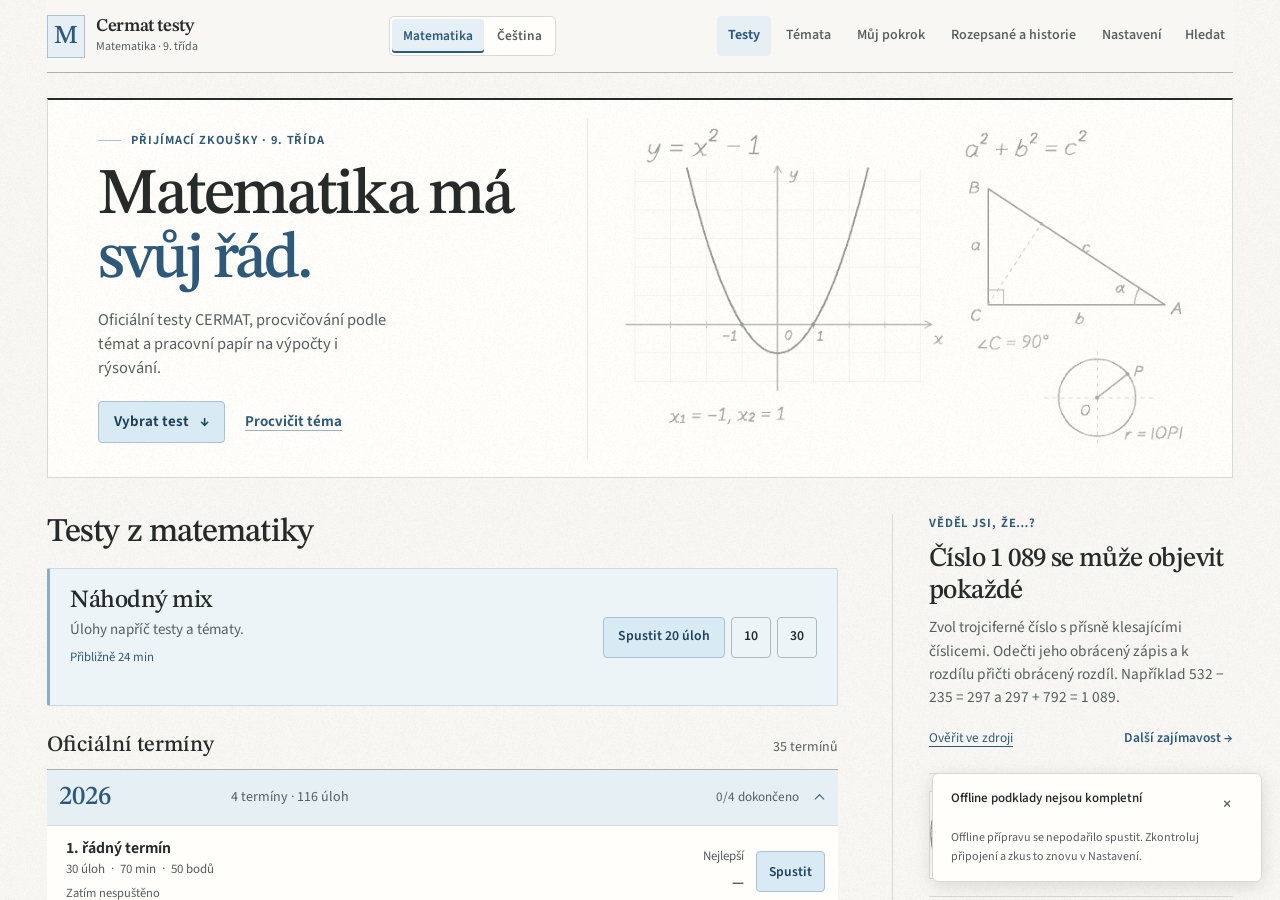
<file: index.html>
<!doctype html>
<html lang="cs"><head>
<meta charset="utf-8">
<meta name="viewport" content="width=device-width, initial-scale=1, viewport-fit=cover">
<meta name="cermat-edition" content="student">
<meta name="cermat-release" content="a586a1b073fcbee4">
<meta name="color-scheme" content="light">
<meta name="theme-color" content="#f8f7f3">
<meta name="apple-mobile-web-app-capable" content="yes">
<meta name="apple-mobile-web-app-status-bar-style" content="default">
<meta name="apple-mobile-web-app-title" content="Cermat testy">
<meta name="description" content="Příprava na přijímací zkoušky CERMAT. Matematika a český jazyk pro 9. třídu.">
<title>Cermat testy</title>
<link rel="manifest" href="./manifest.webmanifest">
<link rel="apple-touch-icon" href="./icons/apple-touch-icon.png">
<link rel="icon" href="./icons/favicon-32.png">
<style>
html,body{margin:0;width:100%;height:100%;overflow:hidden;background:#f8f7f3;color:#262b29;color-scheme:light;}
iframe{position:fixed;top:env(safe-area-inset-top,0px);left:env(safe-area-inset-left,0px);width:calc(100% - env(safe-area-inset-left,0px) - env(safe-area-inset-right,0px));height:calc(100% - env(safe-area-inset-top,0px) - env(safe-area-inset-bottom,0px));height:calc(100dvh - env(safe-area-inset-top,0px) - env(safe-area-inset-bottom,0px));border:0;background:#f8f7f3;}
[hidden]{display:none!important;}
#subject-loading{position:fixed;inset:0;display:grid;place-content:center;gap:12px;padding:24px;background:#f8f7f3;font:16px/1.5 system-ui,sans-serif;}
#subject-loading h1{font:500 26px/1.2 Georgia,serif;margin:0;}#subject-loading p{margin:0;}#subject-retry{padding:10px 14px;font:inherit;color:#1e4059;background:#d8eaf4;border:1px solid #a7c2d3;border-radius:4px;}
#cermat-update{position:fixed;z-index:4;right:max(14px,env(safe-area-inset-right));bottom:calc(14px + env(safe-area-inset-bottom));min-height:44px;padding:9px 14px;border:1px solid #a7c2d3;border-radius:6px;background:#e9f2f8;color:#1e4059;box-shadow:0 2px 9px #20384820;font:600 14px/1.35 system-ui,sans-serif;cursor:pointer}
#cermat-update:focus-visible{outline:2px solid #356784;outline-offset:3px}
</style>
<link rel="stylesheet" href="./subjects/motion.css?v=d45787fa0790">
<script defer src="./subjects/shell.js?v=cfd999f4deb5"></script>
<script defer src="./subjects/update.js?v=85c3549bff9b"></script>
</head><body>
<iframe title="Matematika" name="mathematics" data-subject-frame="math" src="./matematika.html?v=5e86b04fb887"></iframe>
<iframe title="Český jazyk" name="czech" data-subject-frame="cz" src="./cestina/index.html?v=299b7b2ed289" hidden></iframe>
<section id="subject-loading" role="status"><h1>Cermat testy</h1><p id="subject-loading-text">Načítám aplikaci…</p><button id="subject-retry" hidden>Zkusit znovu</button></section>
<noscript>Pro práci s aplikací povol JavaScript v prohlížeči.</noscript>
<button id="cermat-update" type="button" hidden>Načíst novou verzi</button>
</body></html>
</file>
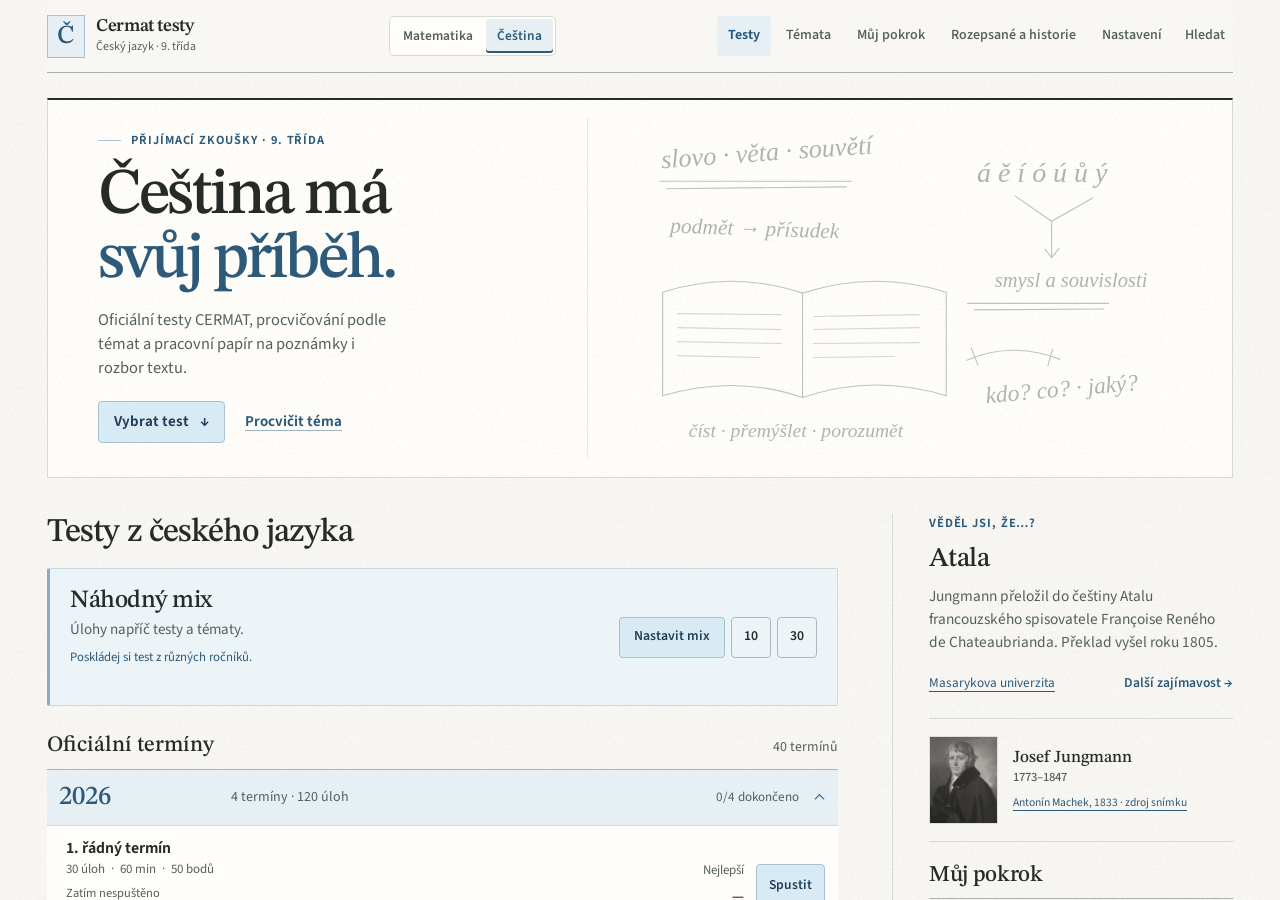
<file: cestina/index.html>
<!doctype html>
<html lang="cs" data-theme="light" data-subject="cz">
<head>
  <meta charset="utf-8">
  <meta name="viewport" content="width=device-width, initial-scale=1, viewport-fit=cover">
  <meta name="color-scheme" content="light">
  <meta name="theme-color" content="#f8f7f3">
  <meta name="description" content="Oficiální testy CERMAT z českého jazyka a literatury a procvičování podle témat pro devátou třídu.">
  <meta name="mobile-web-app-capable" content="yes">
  <meta name="apple-mobile-web-app-capable" content="yes">
  <meta name="apple-mobile-web-app-status-bar-style" content="default">
  <meta name="apple-mobile-web-app-title" content="CERMAT Čeština">
  <meta name="format-detection" content="telephone=no">
  <title>CERMAT Čeština</title>
  <link rel="manifest" href="./manifest.webmanifest">
  <link rel="apple-touch-icon" sizes="180x180" href="./icons/apple-touch-icon.png">
  <link rel="icon" type="image/png" sizes="32x32" href="./icons/favicon-32.png">
  <link rel="stylesheet" href="../styles/platform-base.140eb2cf598f.css">
  <link rel="stylesheet" href="./app.css">
  <script type="module" src="./app.js?v=db980ab4dd72"></script>
<link rel="stylesheet" href="../styles/notebook.2eadef9a9056.css">
<link rel="stylesheet" href="../subjects/subjects.css">
<link rel="stylesheet" href="../styles/responsive.2e631f693052.css">
<script defer src="../subjects/motion.js?v=41cb924e272c"></script>
<script defer src="../subjects/bridge.js?v=70deba96ecca"></script>
<link rel="stylesheet" href="../subjects/motion.css?v=d45787fa0790">
<link rel="stylesheet" href="../subjects/worksheet.css?v=44a236bea2e4">
<script src="../subjects/worksheet.js?v=aac7a5f0548e"></script>
<link rel="stylesheet" href="../subjects/folio.css?v=f695a29de877">
<script src="../subjects/folio.js?v=734fe211264a"></script></head>
<body>
  <main id="app"><section class="startup" aria-live="polite"><h1>CERMAT Čeština</h1><p>Načítám testy z češtiny…</p></section></main>
  <noscript><p>Pro práci s aplikací povol JavaScript v prohlížeči.</p></noscript>
  <dialog id="app-dialog"></dialog>
</body>
</html>
</file>
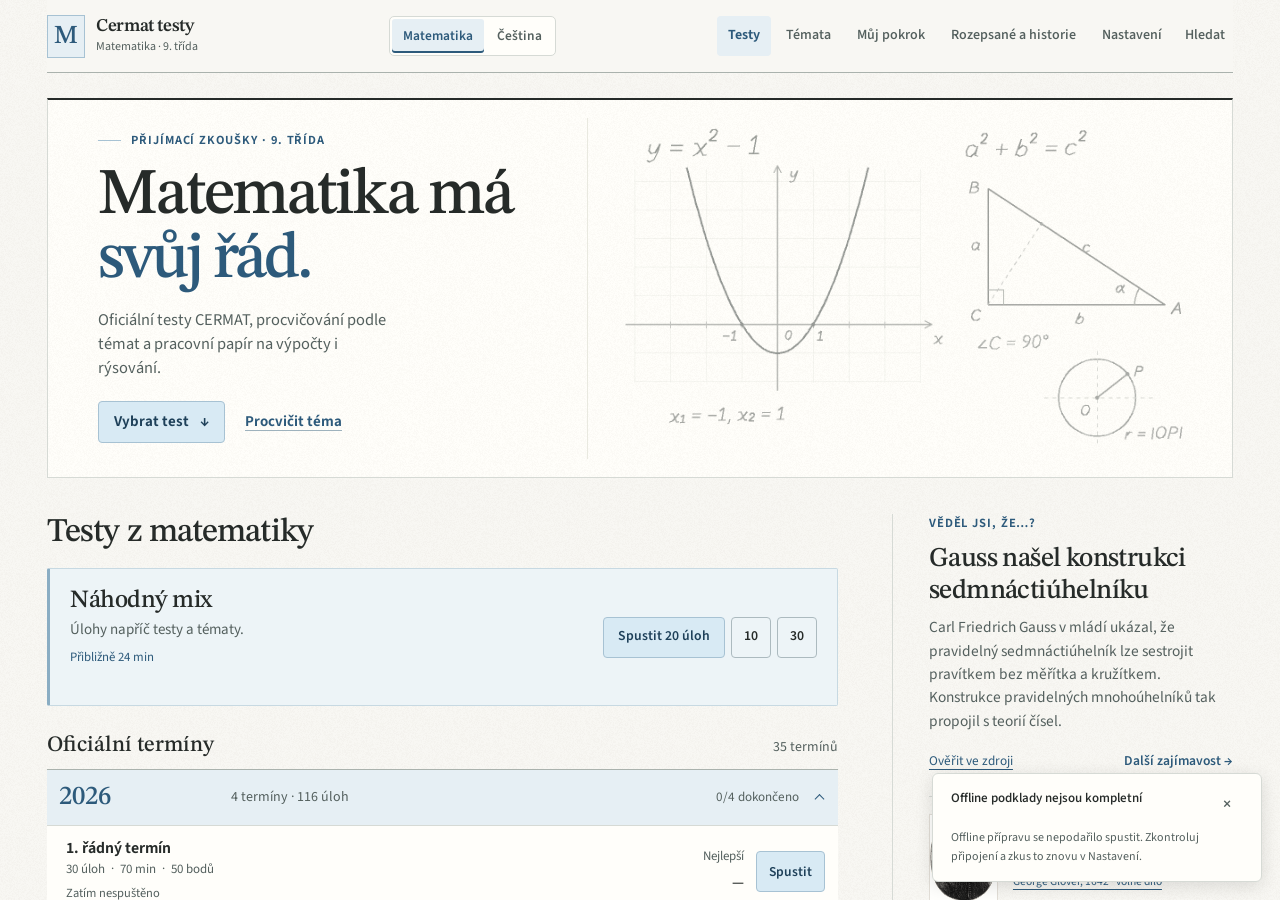
<file: matematika.html>
<!doctype html>
<html lang="cs" data-theme="light" data-subject="math"><head>
<meta name="cermat-edition" content="student">
<meta name="cermat-release" content="58a64263b7fe4ba1">
<meta charset="utf-8">
<meta name="color-scheme" content="light">
<meta name="viewport" content="width=device-width, initial-scale=1, viewport-fit=cover">
<meta name="description" content="Procvičování matematiky k přijímacím zkouškám. Oficiální úlohy CERMAT a procvičování podle témat.">
<meta name="theme-color" content="#f8f7f3">
<meta name="mobile-web-app-capable" content="yes">
<meta name="apple-mobile-web-app-capable" content="yes">
<meta name="apple-mobile-web-app-status-bar-style" content="default">
<meta name="apple-mobile-web-app-title" content="Cermat">
<meta name="format-detection" content="telephone=no">
<title>Cermat testy – procvičování matematiky</title>
<link rel="manifest" href="./manifest.webmanifest">
<link rel="apple-touch-icon" sizes="180x180" href="./icons/apple-touch-icon.png">
<link rel="icon" type="image/png" sizes="32x32" href="./icons/favicon-32.png">
<link rel="stylesheet" href="./styles/platform-base.140eb2cf598f.css">
<link rel="stylesheet" href="./styles/notebook.2eadef9a9056.css">
<link rel="stylesheet" href="./styles/responsive.2e631f693052.css">
<link rel="stylesheet" href="./subjects/subjects.css">
<link rel="stylesheet" href="./subjects/motion.css?v=d45787fa0790">
<link rel="stylesheet" href="./subjects/worksheet.css?v=44a236bea2e4">
<script src="./subjects/worksheet.js?v=aac7a5f0548e"></script>
<link rel="stylesheet" href="./subjects/folio.css?v=f695a29de877">
<script src="./subjects/folio.js?v=734fe211264a"></script></head><body><main id="app"><section class="startup" aria-live="polite"><h1>Cermat testy</h1><p id="startup-status">Načítám testy z matematiky…</p><div class="startup-actions" id="startup-actions" hidden><button type="button" id="startup-retry">Zkusit znovu</button></div></section></main><noscript><p>Pro spuštění aplikace povol JavaScript v nastavení prohlížeče.</p></noscript><script data-cermat-module="startup">
(()=>{const status=document.getElementById('startup-status'),actions=document.getElementById('startup-actions');document.getElementById('startup-retry').addEventListener('click',()=>location.reload());function failed(){if(window.CERMAT_APP_READY)return;status.textContent='Aplikaci se nepodařilo načíst. Zkus stránku načíst znovu.';actions.hidden=false;}addEventListener('error',failed);setTimeout(failed,15000);})();
</script>
<script defer src="./subjects/ui.js"></script>
<script defer src="./js/bank.84ffdd99e458.js"></script>
<script defer src="./js/diagrams-01.0bfbde1ca480.js"></script>
<script defer src="./js/diagrams-02.f24ec2aa56eb.js"></script>
<script defer src="./js/diagrams-03.9ca59702945c.js"></script>
<script defer src="./js/diagrams-04.ce3495bfcc19.js"></script>
<script defer src="./js/diagrams-05.9db26e5e1ef7.js"></script>
<script defer src="./js/diagrams-06.673bb8017552.js"></script>
<script defer src="./js/diagrams-07.76c4fd0e5ecb.js"></script>
<script defer src="./js/diagrams-08.652ba8193b59.js"></script>
<script defer src="./js/diagrams-09.78219511a3dc.js"></script>
<script defer src="./js/diagrams-10.06044f70b3aa.js"></script>
<script defer src="./js/questions-01.da205587c574.js"></script>
<script defer src="./js/facts.bfb8fcad5e5b.js"></script>
<script defer src="./js/geometry.bbee47810086.js"></script>
<script defer src="./js/paper-editor.9b3f1cf1ff6a.js"></script>
<script defer src="./js/topic-tags.ce7798a23ce1.js"></script>
<script defer src="./js/topic-practice.1e39a7689a83.js"></script>
<script defer src="./js/study-store.63b4844caa16.js"></script>
<script defer src="./js/practice-ui.263a8b046301.js"></script>
<script defer src="./js/student-state.ef307186d32b.js"></script>
<script defer src="./js/study-upgrade.684533ac7029.js"></script>
<script defer src="./js/app.5fc2c081daf2.js"></script>
<script defer src="./js/pwa.e34afd7bf522.js"></script>












<script defer src="./subjects/motion.js?v=41cb924e272c"></script>
<script defer src="./subjects/bridge.js?v=70deba96ecca"></script>
</body></html>
</file>
<file: subjects/motion.css>
/* Durations and curves are shared by both subjects and the outer subject switch. */
:root {
  --motion-press: 150ms;
  --motion-component: 340ms;
  --motion-disclosure: 380ms;
  --motion-page: 390ms;
  --motion-subject: 520ms;
  --motion-progress: 540ms;
  --motion-entrance: 460ms;
  --motion-stagger: 40ms;
  --motion-ease: cubic-bezier(.24, .68, .23, 1);
  --motion-blend: cubic-bezier(.32, .08, .24, 1);
  --motion-spring: cubic-bezier(.31, .06, .20, 1.04);
}
@supports (animation-timing-function: linear(0, 1)) {
  :root {
    --motion-spring: linear(0, .033 8%, .137 16%, .32 25%, .55 35%, .74 45%, .88 55%,
                            .956 65%, .993 76%, 1.004 85%, 1.002 93%, 1);
  }
}

.subject-switch { position: relative; isolation: isolate; }
.subject-switch .subject-indicator {
  position: absolute; top: 2px; left: 0; bottom: 2px;
  border-radius: 3px; background: var(--sel); pointer-events: none; z-index: -1;
  transform-origin: left center;
  box-shadow: inset 0 -2px var(--ac);
}
.subject-switch[data-motion-ready] button[aria-pressed="true"],
.subject-switch[data-motion-ready] button:hover { background: transparent; }
.year-grid .year-card .year-chevron { margin-top: 0; transform: translateY(-2px) rotate(45deg); }
.year-grid .year-card[open] .year-chevron { margin-top: 0; transform: translateY(1.5px) rotate(225deg); }
.year-grid .year-card[data-motion-expanded="false"] .year-chevron { transform: translateY(-2px) rotate(45deg); }
.year-grid .year-card[data-motion-expanded="false"] > summary { background-color: transparent; border-bottom-color: transparent; }
.year-grid .year-card[data-motion-expanded="false"] > summary h4 { color: var(--tx); }
.topnav[data-motion-menu-closing] .nav { display: flex !important; }
.goal > i, .tp .bar > i { transform-origin: left center; }
[data-motion-fill] { width: 100% !important; transform: scaleX(var(--motion-fill, 1)); }
.workspace-title, #save-status, #study-save-status { position: relative; }
.workspace-title > .motion-resume-note {
  position: absolute; inset-inline: 0; bottom: 0; margin: 0; color: var(--ac); pointer-events: none;
  white-space: nowrap; overflow: hidden; text-overflow: ellipsis;
}
.workspace-title:has(> .motion-resume-note) > :is(#save-status, #study-save-status):not(.save-error) { opacity: 0; }
.workspace-title > .save-error ~ .motion-resume-note { display: none; }

@media (prefers-reduced-motion: no-preference) {
  button, .notebook-links a, .year-card > summary {
    transition: background-color var(--motion-press) ease-out, border-color var(--motion-press) ease-out,
                color var(--motion-press) ease-out, box-shadow 200ms var(--motion-ease), transform 200ms var(--motion-ease);
  }
  :is(button, .notebook-links a):where(:not(:disabled, .paperview button, #mk button, .subject-switch button)):is(:active, [data-motion-pressed]),
  :is(.workspace-top, .workspace-bottom) > button:enabled:is(:active, [data-motion-pressed]) {
    transform: translateY(1px) scale(.975); box-shadow: inset 0 1px 2px var(--sh); transition-duration: 70ms;
  }
  .year-grid .year-card > summary:is(:active, [data-motion-pressed]) { background-color: var(--sel); }
  .year-chevron { transition: transform var(--motion-disclosure) var(--motion-spring); }
  .year-card > summary h4 { transition: color 200ms ease-out; }
  .topic-card, .notebook-mix { transition: transform var(--motion-component) var(--motion-ease), border-color var(--motion-press) ease-out; }
  @media (hover: hover) and (pointer: fine) {
    .topic-card:has(.tc-act :hover), .notebook-mix:has(.tc-act :hover) { transform: translateY(-2px); border-color: var(--blue-line); }
    :is(button, .notebook-links a):where(:not(:disabled, .paperview button, #mk button, .subject-switch button)):hover:not(:active, [data-motion-pressed]),
    :is(.workspace-top, .workspace-bottom) > button:enabled:hover:not(:active, [data-motion-pressed]) { transform: translateY(-1px); }
    :is(.tc-act, .term-actions, .unfinished-row) button:hover:not(:active, [data-motion-pressed], :disabled),
    .notebook-links a:hover:not(:active, [data-motion-pressed]) { box-shadow: 0 2px 5px var(--sh); }
  }
  [data-motion-saved]:not(.save-error)::after {
    content: ''; position: absolute; inset-inline-start: 0; bottom: -2px; block-size: 2px; inline-size: min(4rem,100%);
    pointer-events: none; background: var(--ac); transform-origin: left;
    animation: cermat-save 680ms var(--motion-ease) both;
  }
  @keyframes cermat-save {
    0% { transform: scaleX(.06); opacity: .3; } 48% { transform: scaleX(1); opacity: .86; }
    70% { opacity: .86; } 100% { transform: scaleX(1); opacity: 0; }
  }

  /* Native tool trays take their final position immediately, including over an exam. */
  :is(.instrument-options, .question-index, .pdf-transcript, .paper-hint)[open] > :not(summary) {
    animation: cermat-reveal var(--motion-component) var(--motion-ease);
  }
  .sbar:not([hidden]) { animation: cermat-reveal var(--motion-component) var(--motion-ease); }

  /* Add this attribute once to a new message wrapper. Streamed text stays still. */
  [data-motion="message"] { animation: cermat-message var(--motion-component) var(--motion-ease); }
  @keyframes cermat-reveal { from { opacity: .5; } to { opacity: 1; } }
  @keyframes cermat-message {
    from { opacity: .45; transform: translateY(4px); }
    to { opacity: 1; transform: none; }
  }

  /* Closing stays native: dialog results, focus and the next action are immediate. */
  @supports (transition-behavior: allow-discrete) {
    dialog, [popover] {
      opacity: 0; transform: translateY(5px) scale(.996);
      transition: opacity var(--motion-component) var(--motion-blend),
                  transform var(--motion-component) var(--motion-ease),
                  display var(--motion-component) allow-discrete,
                  overlay var(--motion-component) allow-discrete;
    }
    dialog[open], [popover]:popover-open { opacity: 1; transform: none; }
    @starting-style {
      dialog[open], [popover]:popover-open { opacity: 0; transform: translateY(7px) scale(.993); }
    }
    dialog::backdrop, [popover]::backdrop {
      opacity: 0;
      transition: opacity var(--motion-component) var(--motion-blend),
                  display var(--motion-component) allow-discrete, overlay var(--motion-component) allow-discrete;
    }
    dialog[open]::backdrop, [popover]:popover-open::backdrop { opacity: 1; }
    @starting-style {
      dialog[open]::backdrop, [popover]:popover-open::backdrop { opacity: 0; }
    }
    dialog:not([open]), dialog:not([open])::backdrop,
    [popover]:not(:popover-open), [popover]:not(:popover-open)::backdrop { pointer-events: none; }
  }
  @supports not (transition-behavior: allow-discrete) {
    dialog[open] { animation: cermat-message var(--motion-component) var(--motion-ease); }
  }
  /* Engines without top-layer exit transitions briefly paint the closed, inert surface. */
  [data-motion-exit] {
    display: block; position: fixed; inset: auto; margin: 0; box-sizing: border-box;
    pointer-events: none; transition: none; z-index: 2147483646;
  }
  [data-motion-backdrop] { position: fixed; inset: 0; pointer-events: none; z-index: 2147483645; }
}
@media (prefers-reduced-motion: reduce) {
  html { scroll-behavior: auto !important; }
  button, .notebook-links a, .year-card > summary, .year-chevron, .topic-card, .notebook-mix,
  dialog, dialog::backdrop, [popover], [popover]::backdrop { transition: none !important; }
}
</file>
<file: styles/platform-base.140eb2cf598f.css>
/* Shared settings and worksheet controls. */
:root { --hl:var(--ac); font-size:16px; }
* { box-sizing: border-box; }
[hidden] { display: none !important; }
html { scroll-padding-top: calc(100px + env(safe-area-inset-top, 0px)); }
body { margin: 0; background: var(--bg); color: var(--tx); font: 1rem/1.6 -apple-system, BlinkMacSystemFont, "Segoe UI", Roboto, Arial, sans-serif; }
main { max-width: 900px; margin: 0 auto; padding: calc(28px + env(safe-area-inset-top, 0px)) var(--page-pad) calc(48px + env(safe-area-inset-bottom, 0px)); }
main.homev { max-width: 1160px; padding-top: env(safe-area-inset-top, 0px); }
#app:not(.paperview) { min-height: 100vh; display: flex; flex-direction: column; }
h1, h2, h3, p { overflow-wrap: anywhere; }
h1 { font-size: 1.875rem; font-weight: 650; line-height: 1.25; letter-spacing: -.035em; margin: 0 0 24px; }
h2 { font-size: 1.125rem; font-weight: 600; line-height: 1.45; letter-spacing: -.015em; margin: 0 0 8px; }
h3 { font-weight: 600; }
p { margin: 0 0 16px; }
a { color: var(--ac); text-underline-offset: 3px; }
button, input, textarea, select, summary { font: inherit; }
button { min-height: 42px; padding: 8px 16px; border: 1px solid var(--bd); border-radius: 6px; background: var(--card); color: var(--tx); font-size: .875rem; font-weight: 600; line-height: 1.4; cursor: pointer; }
button:hover:not(:disabled) { background: var(--surface); border-color: var(--mut); }
button:active:not(:disabled) { background: var(--sel); }
button.p { color: var(--onac); background: var(--ac); border-color: var(--ac); }
button.p:hover:not(:disabled) { background: color-mix(in srgb, var(--ac) 88%, var(--tx)); border-color: transparent; }
button.d { color: var(--bad); }
button:disabled { opacity: .45; cursor: default; }
:focus-visible { outline: 2px solid var(--ac); outline-offset: 3px; }
input[type="text"], input[type="number"], input[type="password"], input[type="search"], textarea, select {
  width: 100%; min-width: 0; min-height: 44px; padding: 9px 12px;
  border: 1px solid var(--bd); border-radius: 6px; background: var(--field); color: var(--tx); font-size: 1rem;
}
input::placeholder, textarea::placeholder { color: var(--mut); opacity: 1; }
input:focus-visible, textarea:focus-visible, select:focus-visible { outline-offset: 1px; }
input[type="checkbox"], input[type="radio"] { accent-color: var(--ac); width: 18px; height: 18px; flex: none; }
textarea { display: block; min-height: 96px; line-height: 1.6; resize: vertical; }
label { display: block; margin: 16px 0 6px; color: var(--mut); font-size: .875rem; font-weight: 500; }
.card { margin: 0 0 16px; padding: 22px 24px; background: var(--card); border: 1px solid var(--bd); border-radius: 8px; }
.row { display: flex; gap: 8px; flex-wrap: wrap; align-items: center; }
.row > *, .tc-h { min-width: 0; }
.sp { justify-content: space-between; }
.mut { color: var(--mut); font-size: .875rem; line-height: 1.6; }
.ok { color: var(--ok); }
.bad { color: var(--bad); }
.opt { display: flex; gap: 10px; align-items: center; margin: 8px 0; }
.opt input[type="text"] { flex: 1; }
.opt select { width: auto; }
.hintbox { margin-top: 12px; padding: 12px 14px; background: var(--sel); color: var(--tx); border: 1px solid var(--bd); border-left: 3px solid var(--ac); border-radius: 4px; font-size: .875rem; }
.big { font-size: 3rem; font-weight: 650; line-height: 1.2; letter-spacing: -.045em; font-variant-numeric: tabular-nums; }
.ch { display: flex; gap: 10px; align-items: flex-start; padding: 12px; margin: 8px 0; border: 1px solid var(--bd); border-radius: 6px; color: var(--tx); font-size: 1rem; background: var(--card); }
.ch:has(input:checked) { background: var(--sel); border-color: var(--ac); }
.ch.tf { justify-content: space-between; align-items: center; }
.ch.tf .row { flex-wrap: nowrap; }
.ch input { margin-top: 4px; }
.padbar button.on { background: var(--sel); color: var(--ac); border-color: var(--ac); }
.deco { display: none; }

/* Navigation and the existing test library. */
.topnav { position: sticky; top: env(safe-area-inset-top, 0px); z-index: 40; margin: 0 0 30px; background: var(--bg); border-bottom: 1px solid var(--bd); }
.tn-in { position: relative; display: flex; align-items: center; justify-content: space-between; gap: 24px; min-height: 80px; padding: 16px 0; }
.brand { display: flex; gap: 11px; align-items: center; flex: none; }
.topnav .logo { display: grid; place-items: center; width: 36px; height: 40px; border-radius: 6px; color: var(--ac); background: var(--sel); flex: none; }
.topnav .logo svg { width: 22px; height: 22px; }
.bt b { display: block; font-size: 1.0625rem; font-weight: 650; line-height: 1.35; letter-spacing: -.025em; }
.bt span { display: block; color: var(--mut); font-size: .75rem; line-height: 1.5; margin-top: 1px; }
.nav { display: flex; align-items: center; gap: 4px; }
.nav > button, .dd summary { min-height: 40px; display: flex; gap: 6px; align-items: center; padding: 8px 11px; background: transparent; border: 0; color: var(--mut); font-size: .8125rem; font-weight: 550; border-radius: 4px; white-space: nowrap; cursor: pointer; list-style: none; }
.nav > button:hover:not(:disabled), .dd summary:hover { background: var(--surface); color: var(--tx); border-color: transparent; }
.nav > button.on { color: var(--ac); background: var(--sel); font-weight: 650; }
.nav .si { padding: 8px; }
.nav .mi { display: none; }
.dd { position: relative; }
.dd summary::-webkit-details-marker { display: none; }
.dd summary::after { content: ""; width: 5px; height: 5px; border-right: 1.5px solid currentColor; border-bottom: 1.5px solid currentColor; transform: rotate(45deg); margin: -3px 2px 0 3px; }
.dd[open] summary { color: var(--ac); background: var(--sel); }
.dd .menu { position: absolute; right: 0; top: calc(100% + 8px); z-index: 50; display: grid; gap: 2px; min-width: 190px; padding: 5px; background: var(--card); border: 1px solid var(--bd); border-radius: 6px; box-shadow: 0 6px 18px var(--sh); }
.dd .menu button { border: 0; background: transparent; text-align: left; font-size: .875rem; font-weight: 500; padding: 10px; }
.dd .menu button:hover:not(:disabled) { background: var(--surface); }
.sbar { padding: 0 0 16px; }
.sbar input { background: var(--card); }
.pagehead { margin: 0 0 24px; }
.pagehead h1 { margin: 0 0 6px; }
.pagehead p { margin: 0; color: var(--mut); font-size: .9375rem; }
.homev > .row:empty { display: none; }
.homev > .row:not(:empty) { margin-bottom: 16px; }
#ov, #sect-tests { scroll-margin-top: 108px; }
.ov { display: grid; grid-template-columns: 280px minmax(0, 1fr); align-items: center; gap: 24px; padding: 20px 24px; margin-bottom: 0; }
.ovrow { display: grid; grid-template-columns: 1fr 1fr; gap: 24px; padding-right: 24px; border-right: 1px solid var(--bd); }
.ovrow b { display: block; font-size: 1.75rem; font-weight: 600; letter-spacing: -.04em; line-height: 1.2; font-variant-numeric: tabular-nums; }
.ovrow span { display: block; color: var(--mut); font-size: .75rem; margin-top: 5px; }
.ov-detail { min-width: 0; }
.ov-label { color: var(--mut); font-size: .75rem; font-weight: 600; margin-bottom: 8px; }
.goal { height: 4px; background: var(--surface); border-radius: 2px; overflow: hidden; margin: 0 0 10px; }
.goal i { display: block; height: 100%; background: var(--ac); }
.ov-detail > .mut { font-size: .8125rem; margin: 0 !important; }
.tps { display: grid; grid-template-columns: 1fr 1fr; gap: 12px 24px; grid-column: 1 / -1; padding-top: 20px; border-top: 1px solid var(--bd); }
.tp { display: grid; grid-template-columns: minmax(95px, 44%) minmax(20px, 1fr) 40px; align-items: center; gap: 12px; font-size: .8125rem; }
.tp .bar { height: 4px; background: var(--surface); border-radius: 2px; overflow: hidden; }
.tp .bar i { display: block; height: 100%; background: var(--ac); }
.tp b { font-size: .75rem; font-weight: 600; text-align: right; color: var(--mut); font-variant-numeric: tabular-nums; }
.ov > button { grid-column: 1 / -1; justify-self: start; }
.sech { display: flex; gap: 16px; justify-content: space-between; align-items: baseline; margin: 30px 0 16px; }
.sech h2 { margin: 0; font-size: 1.125rem; letter-spacing: -.015em; }
.sech > span { color: var(--mut); font-size: .8125rem; }
.tgrid { display: grid; grid-template-columns: repeat(3, minmax(0, 1fr)); gap: 16px; }
.tc { display: flex; flex-direction: column; gap: 16px; min-width: 0; padding: 22px; background: var(--card); border: 1px solid var(--bd); border-radius: 8px; }
.tc:hover { border-color: color-mix(in srgb, var(--mut) 55%, var(--bd)); }
.tc-top { display: flex; gap: 14px; justify-content: space-between; align-items: flex-start; }
.tc h3 { margin: 0; font-size: 1.0625rem; line-height: 1.5; letter-spacing: -.02em; }
.tc-sub { display: block; margin-top: 4px; color: var(--mut); font-size: .8125rem; line-height: 1.5; }
.ring { display: flex; flex-direction: column; align-items: flex-end; justify-content: center; flex: none; min-width: 54px; padding-left: 12px; border-left: 1px solid var(--bd); }
.ring::before { content: "Nejlepší"; color: var(--mut); font-size: .625rem; font-weight: 500; line-height: 1.5; }
.ring span { color: var(--tx); font-size: 1.125rem; font-weight: 600; line-height: 1.5; font-variant-numeric: tabular-nums; }
.tc.good .ring span { color: var(--ok); }
.tc.mid .ring span { color: var(--ac); }
.tc-tags { display: flex; flex-wrap: wrap; align-items: center; gap: 7px 12px; color: var(--mut); font-size: .75rem; line-height: 1.5; }
.tc-tags span { white-space: nowrap; }
.tc-tags .own, .tc-tags .acc { padding: 2px 6px; border: 1px solid var(--bd); border-radius: 3px; font-size: .6875rem; color: var(--mut); }
.tc-last { color: var(--mut); font-size: .75rem; line-height: 1.5; }
.tc-act { display: flex; flex-wrap: wrap; gap: 8px; margin-top: auto; padding-top: 2px; }
.tc-act button { display: inline-flex; gap: 7px; align-items: center; justify-content: center; min-height: 40px; font-size: .8125rem; }
.tc-act .p { flex: 1; color: var(--ac); background: var(--card); border-color: var(--bd); }
.tc-act .p:hover:not(:disabled) { color: var(--ac); background: var(--sel); border-color: var(--ac); }
.tc-act svg { width: 13px; height: 13px; flex: none; }
.tc-adm { display: flex; gap: 8px; padding-top: 12px; border-top: 1px solid var(--bd); }
.tc-adm button { min-height: 36px; padding: 6px 10px; font-size: .75rem; }
.tc.mix { display: grid; grid-template-columns: minmax(0, 1fr) auto; gap: 8px 28px; grid-column: 1 / -1; padding: 20px 22px; background: var(--sel); }
.mix .tc-top { grid-column: 1; justify-content: flex-start; align-items: center; gap: 12px; }
.mix .tc-h { order: 1; }
.mixic { width: 24px; height: 24px; display: grid; place-items: center; flex: none; color: var(--ac); }
.mixic svg { width: 22px; height: 22px; }
.mix .tc-sub { margin-top: 2px; }
.mix .tc-tags { grid-column: 1; margin-left: 36px; }
.mix .tc-last { grid-column: 1; margin-left: 36px; }
.mix .tc-act { grid-column: 2; grid-row: 1 / span 3; align-self: center; margin: 0; padding: 0; flex-wrap: nowrap; }
.mix .tc-act .p { flex: none; color: var(--onac); background: var(--ac); border-color: var(--ac); }
.mix .tc-act .p:hover:not(:disabled) { background: color-mix(in srgb, var(--ac) 88%, var(--tx)); }
.mix .tc-act button:not(.p) { min-width: 40px; padding: 8px; background: transparent; border-color: color-mix(in srgb, var(--ac) 25%, var(--bd)); }
.sect, .sgrp { margin: 24px 0 10px; color: var(--mut); font-size: .75rem; font-weight: 600; }
.foot { display: flex; justify-content: space-between; flex-wrap: wrap; gap: 12px; padding: 24px 0 0; margin-top: 32px; border-top: 1px solid var(--bd); }
.foot button { display: inline-flex; align-items: center; gap: 7px; min-height: 36px; padding: 4px 0; color: var(--mut); background: transparent; border-color: transparent; font-size: .75rem; font-weight: 500; }
.foot button svg { width: 14px; height: 14px; }
.foot button:hover:not(:disabled) { color: var(--tx); background: transparent; border-color: transparent; text-decoration: underline; text-underline-offset: 3px; }

/* Settings, import, editor, and result screens. */
.sethd { display: flex; align-items: center; gap: 18px; margin-bottom: 12px; }
.sethd h1 { margin: 0; }
.sethd button { padding: 8px 12px; font-weight: 500; }
.sgrp { font-size: .8125rem; color: var(--tx); }
.card:has(> .srow) { padding-top: 4px; padding-bottom: 4px; }
.srow { display: grid; grid-template-columns: minmax(0, 1fr) minmax(0, 1fr); align-items: center; gap: 24px; padding: 20px 0; border-top: 1px solid var(--bd); }
.srow:first-child { border-top: 0; }
.srow b { display: block; font-size: .875rem; font-weight: 600; }
.srow span { display: block; margin-top: 4px; color: var(--mut); font-size: .8125rem; line-height: 1.55; }
.srow > div:only-child { grid-column: 1 / -1; }
.seg { display: flex; flex-wrap: wrap; gap: 4px; justify-content: flex-end; }
.seg button { flex: 1 1 auto; min-height: 40px; padding: 8px 10px; font-size: .75rem; font-weight: 500; }
.seg button.on { border-color: var(--ac); background: var(--sel); color: var(--ac); font-weight: 600; }
.srow:has(.seg button:only-child) .seg button { flex: none; min-width: 122px; }
.steps { margin: 8px 0 18px; padding-left: 22px; color: var(--mut); font-size: .875rem; }
.steps li { margin: 4px 0; padding-left: 3px; }
#bk, #sk { padding: 14px; background: var(--bg); font-family: ui-monospace, "SFMono-Regular", Consolas, monospace; font-size: .875rem; }
.card:has(> .big) { padding: 24px; border-left: 3px solid var(--ac); }
.card:has(> .big) .mut { margin-top: 6px; }

/* The test remains a continuous worksheet, with quiet controls around it. */
main.paperview { max-width: 936px; padding-top: env(safe-area-inset-top, 0px); }
.topbar { display: flex; justify-content: space-between; flex-wrap: wrap; align-items: center; gap: 12px; position: sticky; top: env(safe-area-inset-top, 0px); z-index: 6; padding: 14px 0; margin-bottom: 12px; border-bottom: 1px solid var(--bd); background: var(--bg); }
.topbar button { white-space: nowrap; }
#timer { padding: 0; font-size: .875rem; font-weight: 600; font-variant-numeric: tabular-nums; white-space: nowrap; }
.paper { max-width: 880px; margin: 0 auto; padding: 32px 40px; color: var(--tx); background: var(--card); border: 1px solid var(--bd); border-radius: 8px; }
.phead { padding-bottom: 22px; margin-bottom: 0; border-bottom: 1px solid var(--bd); }
.pt1 { margin: 0; font-size: 1.5rem; font-weight: 650; line-height: 1.35; letter-spacing: -.025em; }
.pmeta { display: flex; flex-wrap: wrap; gap: 6px 22px; margin-top: 10px; color: var(--mut); font-size: .8125rem; }
.pins { max-width: 78ch; margin: 16px 0 0; color: var(--mut); font-size: .8125rem; line-height: 1.65; }
.pq { padding: 24px 0; border-bottom: 1px solid var(--bd); }
.pq:last-of-type { border-bottom: 0; }
.pqh { display: flex; gap: 14px; align-items: baseline; }
.pn { display: inline-grid; place-items: center; flex: none; min-width: 32px; height: 30px; padding: 0 6px; color: var(--ac); background: var(--sel); border: 1px solid transparent; border-radius: 4px; font-size: .8125rem; font-weight: 600; white-space: nowrap; text-align: center; }
.pqt { flex: 1; min-width: 0; margin: 0; font-size: 1rem; font-weight: 500; line-height: 1.65; letter-spacing: 0; overflow-wrap: anywhere; }
.pp { flex: none; color: var(--mut); font-size: .75rem; white-space: nowrap; }
.opts { display: flex; flex-direction: column; gap: 8px; margin: 16px 0 0 46px; }
.opts.row { flex-direction: row; flex-wrap: wrap; gap: 8px; }
.po { position: relative; display: flex; gap: 12px; align-items: center; min-height: 46px; margin: 0; padding: 10px 12px; background: var(--field); border: 1px solid var(--bd); border-radius: 6px; color: var(--tx); font-size: .9375rem; font-weight: 400; cursor: pointer; }
.po:hover { background: var(--surface); }
.po input { position: absolute; opacity: 0; width: 1px; height: 1px; margin: 0; }
.bub { display: inline-grid; place-items: center; flex: none; width: 26px; height: 26px; border: 1px solid var(--bd); border-radius: 4px; color: var(--mut); background: var(--card); font-size: .75rem; font-weight: 600; }
.po:has(input:checked) { background: var(--sel); border-color: var(--ac); }
.po input:checked + .bub { background: var(--ac); border-color: var(--ac); color: var(--onac); }
.po:has(input:focus-visible) { outline: 2px solid var(--ac); outline-offset: 3px; }
.opts.row .po { padding: 8px; }
.tfp { border-collapse: collapse; table-layout: fixed; width: calc(100% - 46px); margin: 16px 0 0 46px; font-size: .9375rem; }
.tfp th { width: 58px; padding: 6px 0 8px; color: var(--mut); font-size: .6875rem; font-weight: 600; text-align: center; }
.tfp th:first-child { width: auto; }
.tfp td { padding: 12px 8px; border-top: 1px solid var(--bd); vertical-align: middle; overflow-wrap: anywhere; }
.tfp td:first-child { padding-left: 0; }
.tfp td:not(:first-child) { text-align: center; }
input.sq { appearance: none; -webkit-appearance: none; display: inline-grid; place-items: center; width: 30px; height: 30px; margin: 4px; border: 1px solid var(--mut); border-radius: 4px; background: var(--field); vertical-align: middle; cursor: pointer; }
input.sq:hover { border-color: var(--ac); background: var(--sel); }
input.sq:checked { color: var(--onac); background: var(--ac); border-color: var(--ac); }
input.sq:checked::after { content: "¹3"; font-size: 1rem; font-weight: 700; line-height: 1; }
.ansb { display: flex; gap: 16px; align-items: center; margin: 16px 0 0 46px; color: var(--mut); font-size: .8125rem; }
.ansb input[type="text"] { width: min(240px, 100%); height: 44px; font-size: 1rem; }
.hb { display: inline-flex; align-items: center; margin: 12px 0 0 46px; padding: 8px 10px; min-height: 40px; border-color: transparent; color: var(--mut); background: transparent; font-size: .75rem; font-weight: 500; }
.hb + .hb { margin-left: 8px; }
.hb.on { color: var(--ac); background: var(--sel); border-color: var(--ac); }
.paper .hintbox { margin-left: 46px; }
.fig { margin: 16px 0 0 46px; }
.fig svg { display: block; max-width: 100%; height: auto; background: #fff; border-radius: 3px; }
canvas { display: block; width: 100%; height: 280px; margin-top: 8px; background: #fff; border: 1px solid var(--bd); border-radius: 4px; touch-action: none; }
.wp { margin: 12px 0 0 46px; padding: 12px; border: 1px solid var(--bd); border-radius: 6px; background: var(--card); }
.wpt { display: flex; flex-wrap: wrap; gap: 6px; margin-bottom: 12px; }
.wpt button { min-height: 36px; padding: 6px 10px; font-size: .75rem; }
.wpt .wt.on { background: var(--sel); color: var(--ac); border-color: var(--ac); }
.wpc { position: relative; display: inline-block; max-width: 100%; line-height: 0; background: #fff; border: 1px solid var(--bd); border-radius: 3px; }
.wpc > svg { display: block; max-width: 100%; height: auto; }
.wpc > canvas, .wpc > img { position: absolute; inset: 0; width: 100%; height: 100%; }
.wpc > canvas { margin: 0; background: transparent !important; border: 0 !important; border-radius: 0; touch-action: none; cursor: crosshair; }
.wpc.free { display: block; width: 100%; height: 240px; background: repeating-linear-gradient(#fff 0 31px, #e6eaf0 31px 32px); }

/* Drawing tools retain their existing page, zoom, and pen behavior. */
#notes, #paper { position: fixed; inset: 0; z-index: 50; display: flex; flex-direction: column; padding-top: env(safe-area-inset-top, 0px); padding-bottom: env(safe-area-inset-bottom, 0px); background: var(--bg); }
.nbar, #paper .phead { display: flex; justify-content: space-between; flex-wrap: wrap; align-items: center; gap: 12px; padding: 12px 20px; background: var(--card); border-bottom: 1px solid var(--bd); }
#paper .phead b { font-size: 1rem; font-weight: 600; }
#paper .phead button { min-height: 38px; font-size: .8125rem; }
.nbar .tl.on { color: var(--ac); background: var(--sel); border-color: var(--ac); }
#nstage { position: relative; flex: 1; min-height: 0; margin: 12px; overflow: hidden; border: 1px solid var(--bd); border-radius: 4px; background-color: #fff; background-image: linear-gradient(#e6eaf0 1px, transparent 1px), linear-gradient(90deg, #e6eaf0 1px, transparent 1px); background-size: 26px 26px; }
#nstage canvas { position: absolute; inset: 0; width: 100%; height: 100%; margin: 0; border: 0; border-radius: 0; background: transparent; }
#paper .pbody { flex: 1; overflow: auto; width: 100%; max-width: 820px; margin: 0 auto; padding: 0 16px 24px; }
#paper canvas { display: block; margin: 0; border: 0; border-radius: 0; background: transparent; }
.zoom { display: flex; flex-wrap: wrap; align-items: center; gap: 6px; }
.zoom span { min-width: 3.6em; color: var(--mut); font-size: .8125rem; text-align: center; font-variant-numeric: tabular-nums; }
.pscroll { flex: 1; overflow: auto; padding: 0 12px 140px; touch-action: none; overscroll-behavior: contain; }
.pspacer { position: relative; margin: 16px auto; }
.psheet { position: absolute; left: 0; top: 0; width: 1000px; height: 1500px; transform-origin: 0 0; background-color: #fff; box-shadow: 0 2px 12px var(--sh); }
.psheet[data-p="dots"] { background-image: radial-gradient(circle, #b8c0cb 1.4px, transparent 1.6px); background-size: 32px 32px; }
.psheet[data-p="grid"] { background-image: linear-gradient(#e0e5ed 1px, transparent 1px), linear-gradient(90deg, #e0e5ed 1px, transparent 1px); background-size: 32px 32px; }
.psheet[data-p="lines"] { background-image: repeating-linear-gradient(transparent 0 47px, #dce2eb 47px 48px); background-position: 0 24px; }
.ptools { position: absolute; left: 50%; bottom: calc(16px + env(safe-area-inset-bottom, 0px)); transform: translateX(-50%); display: flex; align-items: center; justify-content: center; flex-wrap: wrap; gap: 8px; width: max-content; max-width: min(94vw, 800px); padding: 10px 12px; border: 1px solid var(--bd); border-radius: 8px; background: var(--card); box-shadow: 0 4px 18px var(--sh); }
.ptools button { display: inline-grid; place-items: center; min-height: 38px; min-width: 38px; padding: 7px; }
.ptools button.on { background: var(--sel); border-color: var(--ac); }
.ptools button.arm { color: var(--bad); border-color: var(--bad); }
.ptools .sw { width: 26px; height: 26px; min-height: 26px; min-width: 26px; padding: 0; border: 2px solid var(--card); border-radius: 50%; }
.ptools .sw.on { outline: 2px solid var(--ac); outline-offset: 1px; }
.ptools .sep { width: 1px; height: 22px; background: var(--bd); }
.ptools input[type="range"] { width: 76px; accent-color: var(--ac); }
.ptools select { width: auto; min-height: 38px; padding: 6px 8px; font-size: .8125rem; }
.dotwrap { display: inline-grid; place-items: center; width: 26px; height: 26px; }
.dotp { display: block; border-radius: 50%; }
#mk { position: fixed; left: 0; right: 0; bottom: 0; z-index: 90; display: flex; gap: 6px; overflow-x: auto; padding: 8px 10px calc(8px + env(safe-area-inset-bottom, 0px)); background: var(--card); border-top: 1px solid var(--bd); }
#mk button { min-width: 42px; min-height: 44px; padding: 0 10px; font-size: 1.1rem; flex: none; }
body.mkon { padding-bottom: 76px; }

/* Preserve the existing reading preferences, including enlarged text. */
html.z1 { font-size: 112.5%; }
html.z2 { font-size: 125%; }
html.z3 { font-size: 137.5%; }
html.easy body { letter-spacing: .03em; word-spacing: .1em; line-height: 1.85; }
html.easy :is(.pqt, .pins, .po, .srow span, .tc h3, .tc-sub) { line-height: 1.85; }
html:is(.z1, .z2, .z3) .tn-in { flex-wrap: wrap; }
html:is(.z1, .z2, .z3) .nav { flex-wrap: wrap; }
html:is(.z2, .z3) .tgrid { grid-template-columns: repeat(2, minmax(0, 1fr)); }
html:is(.z2, .z3) .srow { grid-template-columns: 1fr; gap: 12px; }
html:is(.z2, .z3) .seg { justify-content: flex-start; }

@media (max-width: 1000px) {
  .tn-in { flex-wrap: wrap; gap: 12px; }
  .nav { width: 100%; }
  .nav .si { position: absolute; top: 16px; right: 0; }
  .brand { padding-right: 48px; }
  .tgrid { grid-template-columns: repeat(2, minmax(0, 1fr)); }
  .tc.mix { gap: 10px 20px; }
  .mix .tc-act { grid-row: 2 / span 2; }
  .mix .tc-top { grid-column: 1 / -1; }
  #ov, #sect-tests { scroll-margin-top: 145px; }
}
@media (max-width: 680px) {
  :root { --page-pad: 18px; }
  main { padding-top: calc(22px + env(safe-area-inset-top, 0px)); }
  .topnav { margin-bottom: 24px; }
  .tn-in { padding: 16px 0 10px; gap: 10px; }
  .nav { flex-wrap: wrap; gap: 2px; }
  .nav > button, .dd summary { min-height: 42px; padding: 8px; font-size: .8125rem; }
  h1 { font-size: 1.625rem; }
  .pagehead { margin-bottom: 20px; }
  .pagehead p { font-size: .875rem; }
  .ov { grid-template-columns: 1fr; gap: 18px; padding: 20px; }
  .ovrow { gap: 18px; padding: 0; border: 0; }
  .ovrow > div + div { border-left: 1px solid var(--bd); padding-left: 24px; }
  .tps { grid-template-columns: 1fr; gap: 14px; padding-top: 18px; }
  .tgrid, html:is(.z1, .z2, .z3) .tgrid { grid-template-columns: minmax(0, 1fr); gap: 12px; }
  .tc { gap: 14px; padding: 20px; }
  .tc-top { gap: 18px; }
  .tc-tags { gap: 7px 12px; }
  .tc-act { padding-top: 2px; }
  .tc-act button { min-height: 44px; }
  .tc.mix { grid-template-columns: minmax(0, 1fr); gap: 10px; padding: 20px; }
  .mix .tc-act { grid-column: 1; grid-row: auto; margin-top: 6px; }
  .mix .tc-act .p { flex: 1; }
  .mix .tc-tags, .mix .tc-last { margin-left: 0; }
  .mix .tc-sub { margin-top: 4px; }
  .mix .tc-top { align-items: flex-start; }
  .mixic { margin-top: 2px; }
  .sech { margin-top: 26px; }
  .card { padding: 20px; }
  .srow { grid-template-columns: minmax(0, 1fr); gap: 14px; }
  .seg { justify-content: flex-start; }
  .seg button { font-size: .8125rem; min-height: 44px; }
  .srow:has(.seg button:only-child) .seg button { flex: none; }
  .sethd { gap: 14px; }
  .paper { padding: 24px 20px; }
  .pt1 { font-size: 1.25rem; }
  .topbar { gap: 10px; padding: 12px 0; }
  .topbar button { min-height: 40px; padding: 8px 10px; font-size: .8125rem; }
  #timer { font-size: .8125rem; }
  .pqh { flex-wrap: wrap; gap: 8px 12px; align-items: center; }
  .pn { min-width: 30px; height: 28px; }
  .pp { margin-left: auto; }
  .pqt { order: 1; flex: 1 1 100%; }
  .opts, .ansb, .hb, .paper .hintbox, .fig, .wp { margin-left: 0; }
  .tfp { margin-left: 0; width: 100%; font-size: .875rem; }
  .tfp th { width: 46px; }
  .tfp td { padding: 10px 2px; }
  .ansb { flex-wrap: wrap; gap: 8px 12px; }
  .ansb input[type="text"] { flex: 1; min-width: 140px; }
  .po { min-height: 48px; }
  .wp { padding: 10px; }
  .wpt button { min-height: 40px; }
  #paper .phead, .nbar { padding: 10px 12px; gap: 8px; }
  .pscroll { padding-bottom: 200px; }
  .ptools { gap: 7px; padding: 10px; }
}
@media (max-width: 380px) {
  :root { --page-pad: 14px; }
  .paper { padding: 22px 16px; }
  .topbar > span { flex-wrap: wrap; }
  .tc, .tc.mix { padding: 18px; }
  .card { padding-left: 18px; padding-right: 18px; }
}
@media (prefers-reduced-motion: reduce) {
  html { scroll-behavior: auto; }
}


/* Browser and touch compatibility; the existing visual design is retained. */
html { -webkit-text-size-adjust: 100%; }
main { width: 100%; }
#app:not(.paperview) { min-height: 100svh; }
.startup { max-width: 520px; padding-top: 40px; }
.startup h1 { margin-bottom: 12px; }
.startup p { color: var(--mut); }
.startup-actions { display: flex; gap: 12px; flex-wrap: wrap; }
.startup-actions a { display: inline-block; padding: 8px 0; }
.app-error { margin: 16px 0; padding: 16px; background: var(--card); border: 1px solid var(--bd); border-radius: 6px; }
@media (pointer: coarse) {
  button, .dd summary { min-height: 44px; }
  input[type="text"], input[type="search"], textarea, select { font-size: max(16px, 1rem); }
}

html {scroll-padding-top:180px;}
body {font-family:-apple-system,BlinkMacSystemFont,"Segoe UI",Arial,sans-serif;}
button {font-weight:550;transition:background-color .12s,border-color .12s;}
button.p {font-weight:600;}
a {text-underline-offset:4px;}
main.homev {max-width:1220px;}
h1 {font-weight:600;}
.topnav {margin-bottom:32px;}
.tn-in {gap:24px;min-height:88px;}
.study-brand {text-decoration:none;color:var(--tx);}
.study-monogram {font:27px/1 Georgia,serif;color:var(--ac);border:1px solid var(--bd);width:40px;height:45px;display:grid;place-items:center;}
.bt b {font-size:1.125rem;letter-spacing:-.035em;}
.nav {gap:2px;}
.mobile-nav-toggle {display:none;}
.nav > button {font-size:0.8125rem;padding:8px 10px;}
.nav button.on {background:var(--sel);color:var(--ac);border-radius:4px;}
.editorial-label {font-size:0.6875rem;font-weight:600;letter-spacing:.1em;line-height:1.5;color:var(--ac);}
.study-intro {display:grid;grid-template-columns:1fr 1.1fr 150px;gap:38px;align-items:start;margin:12px 0 34px;padding-bottom:32px;border-bottom:1px solid var(--bd);}
.intro-copy {padding-top:8px;}
.study-intro h1 {font:400 2.875rem/1.12 Georgia,"Times New Roman",serif;letter-spacing:-.035em;margin:16px 0 18px;}
.intro-copy p {font-size:0.875rem;line-height:1.65;max-width:320px;color:var(--mut);margin-bottom:17px;}
.intro-link {font-size:0.8125rem;font-weight:600;text-decoration:none;display:inline-flex;align-items:center;gap:24px;min-height:36px;}
.fact-editorial {border-left:1px solid var(--bd);padding:8px 0 0 28px;min-width:0;}
.fact-editorial .editorial-label {color:var(--mut);}
.fact-editorial h2 {font:400 1.5rem/1.3 Georgia,"Times New Roman",serif;letter-spacing:-.018em;margin:14px 0 12px;}
.fact-editorial p {font-size:0.875rem;line-height:1.75;color:var(--mut);margin:0 0 14px;}
.fact-bottom {display:flex;align-items:center;justify-content:space-between;gap:12px;flex-wrap:wrap;font-size:0.75rem;}
.fact-bottom a {color:var(--mut);}
button.text-button {background:transparent;border-color:transparent;padding:5px 0;min-height:34px;color:var(--ac);font-size:0.8125rem;font-weight:500;border-radius:0;}
button.text-button:hover:not(:disabled) {background:transparent;border-color:transparent;text-decoration:underline;}
.comenius {margin:0;padding:0;}
.comenius img {display:block;width:150px;height:188px;object-fit:cover;object-position:50% 40%;background:#e3ddcd;filter:sepia(.14);border:1px solid var(--bd);}
.comenius figcaption {font-size:0.75rem;font-weight:500;line-height:1.5;margin-top:10px;color:var(--tx);}
.comenius figcaption span {display:block;color:var(--mut);font-size:0.6875rem;}
.comenius figcaption a {display:block;font-size:0.625rem;color:var(--mut);font-weight:400;margin-top:7px;text-decoration:none;}
.ov {padding:20px 24px;margin-bottom:30px;background:transparent;border-radius:6px;}
.ovrow b {font-size:1.5625rem;}
.tps {margin-top:18px;padding-top:16px;}
.tps .tp {font-size:0.75rem;}
.sech {margin:24px 0 16px;align-items:end;}
.sech h2 {font-size:1.3125rem;font-weight:550;margin:5px 0 0;}
.sech > span {font-size:0.75rem;}
.mix-feature {margin-bottom:20px;}
.mix-feature .mix {margin:0;border-color:var(--bd);border-radius:6px;background:var(--sel);padding:22px 24px;}
.mix-feature .mixic {display:none;}
.mix-feature .tc-top {max-width:none;}
.mix-feature .tc-sub {color:var(--mut);}
.mix-feature .mix .tc-act {align-items:center;}
.tgrid {gap:16px;}
.tc {border-radius:6px;box-shadow:none;}
.tc h3 {font-size:1.0625rem;font-weight:550;}
.tc-tags {gap:6px 12px;}
.tc-tags span {background:none;padding:0;color:var(--mut);border:0;}
.tc .ring {border:0;padding-left:12px;}
.year-card {padding:0;display:block;align-self:start;min-width:0;}
.year-card > summary {display:flex;align-items:center;justify-content:space-between;gap:18px;padding:22px 22px 19px;list-style:none;cursor:pointer;}
.year-card > summary::-webkit-details-marker {display:none;}
.year-card > summary:hover {background:var(--surface);}
.year-card h3 {margin:6px 0 13px;letter-spacing:-.02em;}
.year-kicker {font-size:0.5625rem;letter-spacing:.095em;font-weight:600;color:var(--mut);}
.year-heading .tc-tags {margin:0 0 14px;}
.year-heading small {display:block;font-size:0.75rem;color:var(--mut);}
.year-card[open] {grid-column:span 2;}
.year-card[open] > summary {border-bottom:1px solid var(--bd);}
.year-card[open] .year-heading {display:flex;align-items:baseline;flex-wrap:wrap;gap:8px 18px;}
.year-card[open] .year-kicker {flex-basis:100%;}
.year-card[open] h3 {margin:2px 0 3px;}
.year-card[open] .tc-tags {margin:0;}
.year-card[open] small {margin-left:auto;}
.year-chevron {width:8px;height:8px;flex:none;border-right:1.5px solid var(--ac);border-bottom:1.5px solid var(--ac);transform:rotate(45deg);margin-right:4px;}
.year-card[open] .year-chevron {transform:rotate(225deg);}
.year-term {display:grid;grid-template-columns:minmax(0,1fr) 60px auto;gap:12px;align-items:center;padding:17px 22px;border-bottom:1px solid var(--bd);}
.year-term:last-child {border-bottom:0;}
.term-main h4 {font-size:0.9375rem;font-weight:550;line-height:1.4;margin:0 0 5px;}
.term-meta {font-size:0.75rem;color:var(--mut);display:flex;flex-wrap:wrap;gap:4px 6px;}
.term-score {text-align:right;}
.term-score > span {font-size:0.625rem;color:var(--mut);display:block;margin-bottom:3px;}
.term-score strong {font-size:0.9375rem;font-weight:550;font-variant-numeric:tabular-nums;}
.term-actions {display:flex;gap:6px;flex-wrap:wrap;justify-content:end;}
.term-actions button {font-size:0.75rem;padding:8px 12px;}
.draft-mark,.completion-mark {display:block;font-size:0.6875rem;margin-top:7px;color:var(--ac);}
.completion-mark {color:var(--ok);}
.term-review {display:block;font-size:0.6875rem;color:var(--mut);line-height:1.6;max-width:330px;margin-top:7px;}
.term-review a {white-space:nowrap;}
.own-heading {margin-top:32px;}
.study-test .draft-mark,.study-test .completion-mark {font-size:0.75rem;}
.study-test .tc-act {margin-top:18px;}
.unfinished {margin-bottom:26px;}
.unfinished .sech {margin-top:0;}
.unfinished .sech h2 {font-size:1.125rem;}
.unfinished-list {border-top:1px solid var(--bd);border-bottom:1px solid var(--bd);}
.unfinished-row {display:flex;align-items:center;justify-content:space-between;gap:20px;padding:14px 0;border-bottom:1px solid var(--bd);}
.unfinished-row:last-child {border-bottom:0;}
.unfinished-row strong {font-size:0.875rem;font-weight:550;}
.unfinished-row span {display:block;color:var(--mut);font-size:0.75rem;margin-top:3px;}
.unfinished-row button {font-size:0.8125rem;flex:none;}
.history-list {border-top:1px solid var(--bd);}
.history-row {display:grid;grid-template-columns:minmax(0,1fr) auto auto;gap:22px;align-items:center;padding:18px 0;border-bottom:1px solid var(--bd);}
.history-row h2 {font-size:1rem;font-weight:500;}
.history-row span {font-size:0.75rem;color:var(--mut);}
.history-row > strong {font-size:1.3125rem;font-weight:500;}
.study-footer {margin-top:40px;padding-top:18px;border-top:1px solid var(--bd);display:flex;align-items:center;justify-content:space-between;gap:20px;flex-wrap:wrap;font-size:0.75rem;color:var(--mut);}
.sethd h1,.history-view h1 {font-size:1.6875rem;}
.complete-backup {margin-top:28px;}
.backup-file-label {position:relative;display:inline-flex;align-items:center;justify-content:center;min-height:44px;padding:8px 14px;border:1px solid var(--bd);border-radius:6px;font-size:0.875rem;color:var(--tx);margin:0;cursor:pointer;}
.backup-file-label input {position:absolute;inset:0;width:100%;opacity:0;cursor:pointer;}
.backup-file-label:focus-within {outline:2px solid var(--ac);outline-offset:3px;}
#study-notification {padding:12px 16px;border:1px solid var(--bd);background:var(--sel);border-radius:4px;margin-bottom:20px;}

/* Paper workspace. The source lives in a protected SVG group beneath the ink. */
main.paperview {max-width:1280px;padding-top:0;}
.workspace-top {position:sticky;top:0;z-index:55;display:flex;align-items:center;gap:18px;min-height:76px;padding:12px 0;background:var(--bg);border-bottom:1px solid var(--bd);}
.workspace-top > button {flex:none;}
.workspace-title {min-width:0;flex:1;}
.workspace-title strong {display:block;font-size:0.875rem;font-weight:550;white-space:nowrap;overflow:hidden;text-overflow:ellipsis;}
.workspace-title > span {font-size:0.6875rem;color:var(--mut);display:block;margin-top:3px;}
.workspace-title > span.save-error {color:var(--bad);}
.workspace-top #timer {font-size:0.8125rem;white-space:nowrap;color:var(--ac);font-weight:550;font-variant-numeric:tabular-nums;}
.workspace-tools {position:sticky;top:76px;z-index:50;padding:12px 0 9px;background:var(--bg);border-bottom:1px solid var(--bd);}
.tool-primary {display:grid;grid-template-columns:minmax(170px,1fr) auto auto minmax(180px,1fr);gap:12px;align-items:end;max-width:1050px;margin:auto;}
.tool-primary label {margin:0;}
.tool-primary label > span {display:block;font-size:0.625rem;color:var(--mut);margin-bottom:4px;}
.tool-primary select {font-size:0.8125rem;min-height:40px;height:40px;padding:8px;}
.tool-actions,.zoom-controls {display:flex;align-items:center;gap:5px;}
.tool-actions button {font-size:0.75rem;padding:8px 12px;min-height:40px;}
.zoom-controls button {font-size:0.875rem;padding:8px 10px;min-height:40px;}
.zoom-controls #paper-zoom {min-width:67px;font-size:0.75rem;font-variant-numeric:tabular-nums;}
.instrument-options {max-width:1050px;margin:10px auto 0;}
.instrument-options > summary {font-size:0.75rem;color:var(--mut);cursor:pointer;min-height:28px;padding:3px 0;}
.instrument-options[open] {padding-bottom:5px;}
.instrument-fields {display:flex;flex-wrap:wrap;gap:12px 18px;margin:8px 0 12px;align-items:end;}
.instrument-fields label {margin:0;font-size:0.6875rem;max-width:180px;}
.instrument-fields select,.instrument-fields input {margin-top:5px;min-height:38px;height:38px;font-size:0.8125rem;padding:6px 8px;}
.instrument-fields input[type="color"] {width:64px;padding:4px;background:var(--card);border:1px solid var(--bd);border-radius:4px;}
.instrument-fields .snap-setting {display:flex;align-items:center;gap:8px;max-width:260px;min-height:38px;padding-bottom:5px;color:var(--tx);}
.snap-setting input {width:17px;height:17px;min-height:17px;margin:0;}
.instrument-fields .annotation-text-field {max-width:420px;flex:1 1 280px;}
.annotation-text-field textarea {min-height:60px;height:60px;margin-top:5px;font-size:0.875rem;}
.selection-actions {display:flex;align-items:center;gap:12px;flex-wrap:wrap;}
.selection-actions span {font-size:0.6875rem;color:var(--mut);}
.selection-actions button {font-size:0.6875rem;padding:6px 10px;min-height:34px;}
.instrument-scale {font-size:0.6875rem;color:var(--mut);line-height:1.5;margin:10px 0 0;}
.instrument-hint {display:flex;align-items:center;justify-content:space-between;gap:14px;max-width:1050px;margin:4px auto 0;font-size:0.6875rem;color:var(--mut);min-height:24px;}
.instrument-hint button {font-size:0.75rem;min-height:34px;}
.workspace-introduction {display:flex;justify-content:space-between;gap:16px;max-width:920px;margin:22px auto 18px;font-size:0.6875rem;color:var(--mut);flex-wrap:wrap;}
.exam-paper-stack {max-width:920px;margin:0 auto;}
.exam-page {margin:0 0 28px;scroll-margin-top:250px;}
.exam-page-heading {display:flex;align-items:center;justify-content:space-between;gap:16px;margin:12px 0 9px;}
.exam-page-heading h2 {font-size:0.8125rem;font-weight:500;margin:0;color:var(--mut);}
.exam-page-heading button {font-size:0.6875rem;}
.paper-surface {position:relative;width:100%;background:#fffefa;border:1px solid #ccd1d1;border-bottom:0;overflow:hidden;color:#24334a;}
.study-paper-svg {display:block;width:100%;height:100%;background:#fffefa;user-select:none;-webkit-user-select:none;}
.study-paper-svg[data-tool="pencil"],.study-paper-svg[data-tool="highlight"],.study-paper-svg[data-tool="segment"],.study-paper-svg[data-tool="line"],.study-paper-svg[data-tool="circle"],.study-paper-svg[data-tool="arc"],.study-paper-svg[data-tool="point"],.study-paper-svg[data-tool="ruler"],.study-paper-svg[data-tool="angle"] {cursor:crosshair;}
.study-paper-svg[data-tool="select"] {cursor:default;}
.study-paper-svg[data-tool="pan"] {cursor:grab;}
.study-paper-svg[data-tool="pan"]:active {cursor:grabbing;}
.question-source {user-select:none;}
.ink-preview {pointer-events:none;}
.ink-layer [data-ink]:focus-visible {outline:2px solid #367abc;outline-offset:4px;}
.final-answers {
  --card:#fffefa;--field:#fffefa;--tx:#24333f;--mut:#596877;--bd:#ccd5db;--surface:#edf2f5;--sel:#e3eef7;--ac:#285c8b;--onac:#fff;
  color:#24333f;background:#fffefa;border:1px solid #ccd1d1;border-top:0;padding:12px 30px 25px;display:grid;gap:18px;color-scheme:light;
}
.final-short {display:flex;margin:0;align-items:center;gap:16px;flex-wrap:wrap;}
.final-short label {margin:0;font-size:0.75rem;color:#566575;}
.final-short input[type="text"] {border:0;border-bottom:1px solid #91a5b6;border-radius:0;min-height:40px;height:40px;background:transparent;padding:4px 8px;width:220px;max-width:100%;font-size:1.0625rem;color:#202e3a;}
.final-choice,.final-series {min-width:0;padding:0;margin:0;border:0;}
.final-choice legend,.final-series legend {font-size:0.75rem;color:#566575;margin:0 0 10px;}
.final-choice .opts {display:flex;flex-wrap:wrap;gap:8px;margin:0;}
.final-choice .po {flex:1 1 160px;font-size:0.8125rem;border:1px solid #d7dfe4;border-radius:3px;min-height:42px;padding:8px;}
.final-choice .bub {width:24px;height:24px;font-size:0.6875rem;}
.final-series .tfp {width:100%;margin:0;font-size:0.8125rem;}
.final-series .tfp th {font-size:0.6875rem;}
.final-series .sq {width:28px;height:28px;}
.final-series .sq:checked::after {content:"✓";}
.construction-note {font-size:0.75rem;line-height:1.6;color:#566575;margin:0;}
.page-footer {display:flex;align-items:start;justify-content:space-between;gap:16px;flex-wrap:wrap;padding-top:5px;}
.page-footer .text-button {font-size:0.6875rem;}
.paper-hint {font-size:0.75rem;max-width:550px;color:var(--mut);}
.paper-hint summary {cursor:pointer;padding:10px 0;}
.paper-hint p {padding:10px;border-left:2px solid var(--ac);margin-bottom:12px;}
.workspace-bottom {max-width:920px;margin:28px auto;display:flex;justify-content:space-between;gap:16px;flex-wrap:wrap;}
.construction-result .paper-surface {border:1px solid #ccd1d1;}
.solution-disclosure {margin:16px 0;font-size:0.875rem;}
.solution-disclosure summary {cursor:pointer;min-height:36px;color:var(--ac);}
.solution-disclosure > svg {display:block;max-width:100%;height:auto;background:#fff;}
.saved-paper-review {margin:28px 0;}
.saved-paper-review > summary {font-size:0.9375rem;color:var(--ac);cursor:pointer;padding:12px 0;border-top:1px solid var(--bd);}
.result-heading h1 {margin:10px 0 24px;}
.result-score {display:flex;align-items:center;gap:28px;padding:24px;}
.result-score .big {flex:none;font-size:2.5rem;}
.result-score strong {font-size:1rem;font-weight:550;}
.result-score p {margin:6px 0 0;}
.review-heading {display:flex;justify-content:space-between;align-items:center;gap:20px;margin-bottom:10px;}
.review-heading h2 {font-size:1.0625rem;margin:0;}
.review-heading > span {font-size:0.8125rem;color:var(--mut);font-variant-numeric:tabular-nums;}
.answer-review {padding:20px 24px;}
.answer-review .review-question {font-size:0.9375rem;color:var(--mut);}
.result-source {margin:8px 0 16px;font-size:0.8125rem;}
.result-source summary {cursor:pointer;color:var(--ac);min-height:32px;}
.result-source > svg {display:block;width:100%;height:auto;background:#fff;}
dialog {max-width:480px;width:calc(100% - 32px);color:var(--tx);background:var(--card);border:1px solid var(--bd);border-radius:8px;padding:24px;}
dialog::backdrop {background:rgb(4 10 18 / 70%);}
dialog h2 {margin-bottom:12px;}
dialog p {font-size:0.875rem;color:var(--mut);}
@media (min-width:1000px) {.year-grid {grid-auto-flow:row dense;}}
@media (max-width:1000px) {
  .study-intro {grid-template-columns:1fr 1.1fr 125px;gap:24px;}
  .study-intro h1 {font-size:2.4375rem;}
  .comenius img {width:125px;height:165px;}
  .fact-editorial {padding-left:22px;}
  .nav > button {padding:8px;font-size:0.75rem;}
}
@media (max-width:800px) {
  .study-intro {grid-template-columns:minmax(0,1fr) 130px;gap:26px;}
  .fact-editorial {grid-column:1/-1;grid-row:2;border-left:0;border-top:1px solid var(--bd);padding:20px 0 0;}
  .comenius {grid-column:2;grid-row:1;}
  .comenius img {width:130px;height:170px;}
  .intro-copy p {max-width:380px;}
  .intro-copy h1 br {display:none;}
  .fact-editorial h2 {font-size:1.4375rem;margin-top:10px;}
  .fact-editorial p {margin-bottom:8px;}
  .year-card[open] {grid-column:1/-1;}
  .workspace-top {gap:12px;}
  .workspace-title strong {max-width:300px;}
  .tool-primary {grid-template-columns:minmax(150px,1fr) auto auto;}
  .question-picker {grid-column:1/-1;}
  .workspace-tools {top:76px;}
  .exam-page {scroll-margin-top:300px;}
}
@media (max-width:600px) {
  :root {--page-pad:16px;}
  .topnav {margin-bottom:24px;position:static;}
  .tn-in {gap:15px;min-height:0;padding:18px 0 12px;}
  .mobile-nav-toggle {display:block;margin-left:auto;font-size:.8125rem;min-height:44px;}
  .topnav:not(.menu-open) .nav {display:none;}
  .topnav.menu-open .nav {display:flex;}
  .study-monogram {width:34px;height:40px;font-size:1.5rem;}
  .nav {gap:0 6px;justify-content:flex-start;}
  .nav > button {padding:8px 5px;font-size:0.75rem;min-height:42px;}
  .nav .si {position:static;margin-left:auto;}
  .study-intro {grid-template-columns:minmax(0,1fr) 94px;gap:20px 18px;margin-bottom:24px;padding-bottom:22px;}
  .editorial-label {font-size:0.625rem;letter-spacing:.065em;}
  .study-intro h1 {font-size:2rem;line-height:1.17;margin:12px 0;}
  .intro-copy {padding:0;}
  .intro-copy p {font-size:0.8125rem;margin-bottom:8px;}
  .intro-link {font-size:0.75rem;}
  .comenius img {width:94px;height:135px;}
  .comenius figcaption {font-size:0.625rem;margin-top:8px;}
  .comenius figcaption span {font-size:0.625rem;}
  .comenius figcaption a {font-size:0.5625rem;line-height:1.45;}
  .fact-editorial {padding-top:18px;}
  .fact-editorial h2 {font-size:1.4375rem;}
  .fact-editorial p {font-size:0.8125rem;line-height:1.7;}
  .fact-bottom {font-size:0.6875rem;gap:5px;}
  .fact-bottom button {font-size:0.75rem;}
  .ov {padding:16px;margin-bottom:24px;}
  .ovrow {gap:22px;}
  .ovrow b {font-size:1.4375rem;}
  .sech h2 {font-size:1.1875rem;}
  .mix-feature .mix {padding:18px;}
  .year-card > summary {padding:19px;}
  .year-card[open] .year-heading {display:block;}
  .year-card[open] .tc-tags {margin:9px 0 11px;}
  .year-card[open] small {margin:0;}
  .year-term {grid-template-columns:minmax(0,1fr) auto;gap:10px;padding:16px 18px;}
  .term-actions {grid-column:1/-1;justify-content:start;}
  .term-actions button.p {min-width:120px;}
  .term-score {align-self:start;}
  .term-review {font-size:0.6875rem;}
  .unfinished-row {gap:12px;}
  .unfinished-row strong {font-size:0.8125rem;}
  .unfinished-row span {font-size:0.6875rem;}
  .unfinished-row button {padding:8px 10px;font-size:0.75rem;}
  .history-row {grid-template-columns:minmax(0,1fr) auto;gap:10px;}
  .history-row button {grid-column:1/-1;justify-self:start;}
  .history-row h2 {font-size:0.9375rem;}
  main.paperview {padding:0 10px 80px;}
  .workspace-top {min-height:78px;gap:8px;flex-wrap:wrap;padding:8px 0;}
  .workspace-top > button {font-size:0.75rem;padding:8px 10px;min-height:40px;}
  .workspace-title {order:-1;flex:1 1 calc(100% - 100px);}
  .workspace-title strong {font-size:0.75rem;max-width:none;}
  .workspace-title > span {font-size:0.625rem;}
  .workspace-top #timer {order:-1;font-size:0.75rem;margin-left:auto;}
  .workspace-top > .p {margin-left:auto;}
  .workspace-tools {top:99px;padding:9px 0 6px;}
  .tool-primary {grid-template-columns:minmax(0,1fr) auto;gap:7px 10px;}
  .tool-primary label > span {display:none;}
  .tool-primary select {height:40px;min-height:40px;font-size:0.875rem;}
  .tool-actions {justify-content:end;}
  .tool-actions button {min-height:40px;font-size:0.75rem;padding:8px 11px;}
  .question-picker {grid-column:1;grid-row:2;}
  .zoom-controls {grid-column:2;grid-row:2;justify-content:end;}
  .zoom-controls button {padding:8px 10px;min-height:40px;}
  .zoom-controls #paper-zoom {min-width:62px;}
  .instrument-options {margin-top:7px;}
  .instrument-options > summary {font-size:0.6875rem;min-height:28px;}
  .instrument-hint {font-size:0.625rem;line-height:1.5;margin-top:1px;}
  .instrument-fields {gap:10px 12px;}
  .instrument-fields label {max-width:calc(50% - 6px);font-size:0.6875rem;}
  .instrument-fields select,.instrument-fields input {font-size:1rem;}
  .instrument-fields .snap-setting,.instrument-fields .annotation-text-field {max-width:100%;flex-basis:100%;}
  .selection-actions {gap:6px 12px;}
  .selection-actions button {min-height:38px;font-size:0.6875rem;}
  .instrument-scale {font-size:0.625rem;}
  .workspace-introduction {font-size:0.625rem;margin:15px 0 12px;gap:4px;}
  .exam-page {scroll-margin-top:300px;}
  .exam-page-heading {gap:10px;}
  .exam-page-heading h2 {font-size:0.75rem;}
  .exam-page-heading button {font-size:0.625rem;}
  .final-answers {padding:12px 15px 18px;gap:14px;}
  .final-short {gap:5px 10px;}
  .final-short label {font-size:0.6875rem;flex:1 1 100%;}
  .final-short input[type="text"] {width:100%;font-size:1rem;}
  .final-choice .po {font-size:0.8125rem;flex-basis:calc(50% - 8px);}
  .final-series .tfp {font-size:0.75rem;}
  .final-series .tfp th {width:40px;}
  .final-series .tfp th:first-child {width:auto;}
  .final-series .sq {width:27px;height:27px;margin:3px;}
  .page-footer .text-button {font-size:0.625rem;}
  .workspace-bottom {gap:12px;}
  .workspace-bottom button {font-size:0.8125rem;}
  .construction-note {font-size:0.6875rem;}
  .result-score {gap:18px;padding:20px;align-items:start;}
  .result-score .big {font-size:2rem;}
  .answer-review {padding:18px;}
}
@media (prefers-reduced-motion:reduce) {button {transition:none;}}

.topic-home {margin:34px 0 38px;scroll-margin-top:28px;}
.topic-grid {display:grid;grid-template-columns:repeat(2,minmax(0,1fr));gap:16px;}
.topic-card {gap:0;padding:23px 25px;min-width:0;display:flex;flex-direction:column;position:relative;}
.topic-card-head {display:flex;justify-content:space-between;align-items:center;gap:20px;height:36px;margin-bottom:10px;}
.topic-symbol {font:italic 2rem/1 Georgia,serif;letter-spacing:-.06em;color:var(--ac);opacity:.8;}
.topic-symbol-geometry {font-size:2.6rem;font-style:normal;}
.topic-symbol-functions {font-size:1.5rem;letter-spacing:-.04em;}
.topic-card h3 {font-size:1.25rem;line-height:1.3;letter-spacing:-.02em;margin:8px 0 10px;}
.topic-card > p {font-size:.875rem;line-height:1.6;color:var(--mut);max-width:390px;margin:0 0 16px;}
.topic-card-topics {font-size:.75rem;line-height:1.65;color:var(--mut);margin-bottom:17px;}
.topic-card-topics > span {white-space:nowrap;}
.topic-card-count {font-size:.75rem;color:var(--ac);margin-top:auto;padding-bottom:16px;}
.topic-card-count > span {padding:0 6px;color:var(--mut);}
.topic-card-stats {display:flex;gap:20px;flex-wrap:wrap;border-top:1px solid var(--bd);padding-top:15px;font-size:.6875rem;color:var(--mut);}
.topic-card-stats b {font-size:.875rem;color:var(--tx);font-variant-numeric:tabular-nums;font-weight:550;margin-right:4px;}
.topic-card .tc-act {margin-top:18px;gap:10px;}
.topic-card .tc-act button {font-size:.8125rem;min-height:42px;}
main.practice-view {max-width:1220px;}
.practice-heading {margin:15px 0 12px;}
.practice-heading > button {display:block;margin-bottom:25px;}
.practice-heading h1 {font:400 2.5rem/1.16 Georgia,"Times New Roman",serif;letter-spacing:-.025em;max-width:740px;margin:12px 0;}
.practice-lead {color:var(--mut);font-size:.9375rem;line-height:1.7;max-width:710px;margin:0 0 30px;}
.practice-layout {display:grid;grid-template-columns:minmax(0,1.16fr) minmax(0,1fr);gap:40px;align-items:start;margin:25px 0 30px;}
.practice-config {border:1px solid var(--bd);border-radius:6px;padding:26px;background:var(--card);min-width:0;}
.practice-config > h2 {font-size:1.125rem;font-weight:550;margin:0 0 24px;}
.practice-config fieldset {border:0;padding:0;margin:0 0 25px;min-width:0;}
.practice-config legend {font-size:.875rem;font-weight:550;margin-bottom:9px;}
.subtopic-picker > p {font-size:.75rem;color:var(--mut);line-height:1.6;margin-bottom:14px;}
.subtopic-options {display:grid;gap:2px;}
.subtopic-options label {display:flex;align-items:center;gap:10px;margin:0;padding:9px 0;min-height:40px;font-size:.8125rem;font-weight:400;line-height:1.45;cursor:pointer;}
.subtopic-options input,.review-topic-groups input {accent-color:var(--ac);width:17px;height:17px;min-height:17px;flex:none;margin:0;}
.subtopic-options label:has(input:disabled) {opacity:.5;cursor:default;}
.subtopic-options small {margin-left:auto;color:var(--mut);font-size:.6875rem;font-variant-numeric:tabular-nums;}
.subtopic-picker > button {margin-top:7px;font-size:.75rem;}
.count-presets {display:flex;align-items:end;gap:9px;flex-wrap:wrap;}
.count-presets > button {min-width:48px;min-height:42px;font-size:.875rem;background:transparent;}
.count-presets > button[aria-pressed="true"] {border-color:var(--ac);background:var(--sel);color:var(--ac);}
.count-presets > label {display:block;margin:0 0 0 6px;font-size:.6875rem;color:var(--mut);flex:1;min-width:96px;max-width:150px;}
.count-presets input {font-size:1rem;height:42px;min-height:42px;margin-top:6px;padding:6px 10px;}
.practice-availability {display:grid;gap:6px;font-size:.8125rem;line-height:1.6;padding:15px 0 20px;border-top:1px solid var(--bd);}
.practice-availability strong {font-weight:550;}
.practice-availability > span {font-size:.75rem;color:var(--mut);}
.practice-generate {width:100%;min-height:46px;font-size:.875rem;}
.practice-caption {font-size:.6875rem;line-height:1.65;color:var(--mut);margin:12px 0;}
.practice-form-message {font-size:.8125rem;color:var(--bad);margin:10px 0 0;}
.practice-form-message:empty {display:none;}
.topic-progress {min-width:0;}
.topic-progress .sech {margin:0 0 22px;}
.topic-progress .sech h2 {font-size:1.125rem;}
.practice-metrics {display:flex;justify-content:space-between;gap:14px;border-bottom:1px solid var(--bd);padding-bottom:18px;}
.practice-metrics > div {display:grid;gap:8px;}
.practice-metrics strong {font-size:1.625rem;line-height:1;font-weight:500;font-variant-numeric:tabular-nums;letter-spacing:-.04em;}
.practice-metrics span {font-size:.6875rem;line-height:1.4;color:var(--mut);max-width:100px;}
.topic-progress > h3 {font-size:.875rem;font-weight:550;margin:27px 0 12px;}
.topic-strength {display:grid;grid-template-columns:1fr 1fr;gap:18px;padding:12px 0;}
.topic-strength p {display:flex;flex-direction:column;gap:6px;margin:0;line-height:1.5;}
.topic-strength span {font-size:.6875rem;color:var(--mut);}
.topic-strength strong {font-size:.875rem;font-weight:500;}
.topic-strength small {font-size:.6875rem;color:var(--ac);}
.practice-empty {font-size:.8125rem;line-height:1.65;margin:20px 0;}
.subtopic-results {font-size:.75rem;margin:12px 0;}
.subtopic-results > summary {cursor:pointer;min-height:38px;padding:10px 0;color:var(--ac);}
.practice-table-wrap {overflow-x:auto;}
.practice-table-wrap table {width:100%;border-collapse:collapse;font-size:.6875rem;}
.practice-table-wrap th,.practice-table-wrap td {padding:9px 6px;border-bottom:1px solid var(--bd);text-align:right;}
.practice-table-wrap th:first-child {padding-left:0;text-align:left;font-weight:400;}
.practice-session-list {border-top:1px solid var(--bd);}
.practice-session-list article {display:flex;align-items:center;gap:12px;border-bottom:1px solid var(--bd);padding:14px 0;}
.practice-session-list article > div {margin-right:auto;min-width:0;}
.practice-session-list strong {font-size:.8125rem;font-weight:500;line-height:1.5;display:block;}
.practice-session-list span {font-size:.6875rem;line-height:1.6;color:var(--mut);display:block;}
.practice-session-list b {font-size:.8125rem;font-weight:500;white-space:nowrap;}
.practice-session-list button {font-size:.75rem;min-height:40px;padding:7px 11px;}
.topic-index-note {display:flex;align-items:center;justify-content:space-between;gap:25px;padding:25px 0;border-top:1px solid var(--bd);margin-top:30px;}
.topic-index-note h2 {font-size:1rem;font-weight:500;margin-bottom:8px;}
.topic-index-note p {font-size:.8125rem;color:var(--mut);max-width:650px;line-height:1.7;margin:0;}
.topic-index-note button {flex:none;font-size:.8125rem;}
.practice-bottom-note {border-top:1px solid var(--bd);display:flex;justify-content:space-between;align-items:center;gap:20px;padding:18px 0;font-size:.75rem;color:var(--mut);}
.topic-review-filter {display:flex;align-items:end;gap:15px;margin:24px 0;}
.topic-review-filter label {font-size:.75rem;margin:0;min-width:0;flex:1;max-width:420px;}
.topic-review-filter input,.topic-review-filter select {margin-top:7px;height:42px;min-height:42px;font-size:.875rem;}
.topic-review-filter button {height:42px;font-size:.8125rem;}
.topic-review-list {border-top:1px solid var(--bd);margin:20px 0;}
.topic-review-item {border-bottom:1px solid var(--bd);}
.topic-review-item > summary {padding:18px 0;display:flex;justify-content:space-between;gap:20px;list-style:none;cursor:pointer;}
.topic-review-item > summary::-webkit-details-marker {display:none;}
.topic-review-item > summary strong {display:block;font-size:.875rem;font-weight:500;line-height:1.6;}
.topic-review-item > summary small {display:block;font-size:.6875rem;color:var(--mut);margin-top:4px;line-height:1.6;}
.topic-review-item > summary > span:last-child {color:var(--ac);font-size:1.125rem;}
.topic-review-item[open] > summary > span:last-child {transform:rotate(45deg);}
.topic-review-body {padding:0 0 25px;}
.topic-original-text {font-size:.875rem;line-height:1.7;white-space:pre-wrap;border-left:2px solid var(--bd);padding:12px 20px;max-width:860px;}
.review-topic-groups {display:grid;grid-template-columns:repeat(2,minmax(0,1fr));gap:22px;margin:24px 0;}
.review-topic-groups fieldset {border:1px solid var(--bd);border-radius:4px;padding:15px;min-width:0;}
.review-topic-groups legend {font-size:.8125rem;font-weight:500;padding:0 6px;}
.review-topic-groups label {font-size:.75rem;line-height:1.5;display:flex;align-items:center;gap:10px;margin:0;min-height:36px;padding:6px 0;}
.review-topic-groups .review-broad {color:var(--mut);border-bottom:1px solid var(--bd);margin-bottom:5px;padding-bottom:12px;}
.review-save-message {font-size:.8125rem;color:var(--bad);}
.review-pagination {display:flex;align-items:center;justify-content:space-between;gap:20px;margin:25px 0;font-size:.8125rem;}
.practice-result-actions {margin:25px 0;}
@media (max-width:900px) {.practice-layout {gap:24px;grid-template-columns:minmax(0,1fr) minmax(0,.9fr);}.practice-config {padding:22px;}.practice-metrics {flex-wrap:wrap;gap:20px;}.topic-card {padding:22px;}}
@media (max-width:700px) {.practice-layout {grid-template-columns:minmax(0,1fr);gap:30px;}.topic-progress {border-top:1px solid var(--bd);padding-top:25px;}.practice-metrics {justify-content:start;gap:35px;}.topic-index-note {align-items:start;flex-direction:column;gap:15px;}.topic-review-filter {flex-wrap:wrap;}.topic-review-filter label {min-width:200px;}.review-topic-groups {grid-template-columns:1fr;gap:16px;}}
@media (max-width:600px) {.topic-home {margin:28px 0;}.topic-home .sech {align-items:start;flex-wrap:wrap;gap:7px;}.topic-grid {grid-template-columns:1fr;gap:13px;}.topic-card {padding:20px;}.topic-card-head {height:28px;margin-bottom:8px;}.topic-card h3 {font-size:1.1875rem;margin-top:7px;}.topic-card > p {font-size:.8125rem;max-width:none;margin-bottom:13px;}.topic-card-topics {margin-bottom:14px;font-size:.6875rem;}.topic-card-count {padding-bottom:14px;}.topic-card .tc-act {margin-top:16px;}.topic-card .tc-act button {min-height:44px;}.practice-heading {margin-top:8px;}.practice-heading > button {margin-bottom:22px;}.practice-heading h1 {font-size:2rem;line-height:1.2;}.practice-lead {font-size:.875rem;line-height:1.65;margin-bottom:22px;}.practice-config {padding:19px;}.practice-config > h2 {font-size:1.0625rem;}.practice-count .count-presets {gap:8px;}.count-presets > label {min-width:86px;margin-left:0;}.count-presets > button {min-width:43px;}.practice-metrics {justify-content:space-between;gap:10px;}.practice-metrics strong {font-size:1.5rem;}.practice-metrics span {font-size:.625rem;}.practice-bottom-note {flex-direction:column;align-items:start;gap:3px;}.topic-review-filter {gap:12px;}.topic-review-filter label {flex-basis:100%;min-width:0;}.topic-review-filter input,.topic-review-filter select {font-size:1rem;}.topic-original-text {font-size:.8125rem;padding:10px 13px;}.topic-review-item > summary strong {font-size:.8125rem;}.topic-review-body .row {gap:10px;}.topic-review-body .row button {font-size:.75rem;}.review-topic-groups fieldset {padding:12px;}.practice-session-list article {gap:8px;}.practice-session-list button {min-height:44px;}.topic-index-note {margin-top:24px;padding-top:22px;}}

.practice-source {font-size:.6875rem;line-height:1.5;color:var(--mut);margin:0 0 9px;}

/* iPhone insets extend the established layout without changing its design. */
body {padding-left:env(safe-area-inset-left,0px);padding-right:env(safe-area-inset-right,0px);}
#mk {padding-left:calc(10px + env(safe-area-inset-left,0px));padding-right:calc(10px + env(safe-area-inset-right,0px));}
main.paperview {padding-top:env(safe-area-inset-top,0px);padding-bottom:calc(80px + env(safe-area-inset-bottom,0px));}
.workspace-top {top:env(safe-area-inset-top,0px);}
.workspace-top::before {content:"";position:absolute;left:-10px;right:-10px;bottom:100%;height:env(safe-area-inset-top,0px);background:var(--bg);}
.workspace-tools {top:calc(76px + env(safe-area-inset-top,0px));}
.pwa-panel {margin-top:24px;}
.pwa-panel h2 {font-size:1.125rem;}
.pwa-panel p,.pwa-panel li {font-size:.8125rem;line-height:1.7;color:var(--mut);}
.pwa-panel .row {gap:10px;}
.pwa-panel button {font-size:.8125rem;min-height:42px;}
.pwa-status-row {display:flex;gap:16px;justify-content:space-between;align-items:center;margin:16px 0;}
.pwa-status-row strong {font-size:.875rem;font-weight:550;}
.pwa-status-row span {font-size:.75rem;color:var(--mut);}
.pwa-panel progress,#pwa-download-note progress {display:block;appearance:none;width:100%;height:4px;accent-color:var(--ac);margin:12px 0;}
.pwa-panel progress::-webkit-progress-bar,#pwa-download-note progress::-webkit-progress-bar {background:var(--bd);border-radius:0;}
.pwa-panel progress::-webkit-progress-value,#pwa-download-note progress::-webkit-progress-value {background:var(--ac);}
.pwa-panel details {margin:18px 0 0;}
.pwa-panel summary {cursor:pointer;font-size:.8125rem;color:var(--ac);padding:6px 0;}
.pwa-panel ol {padding-left:20px;margin:12px 0;}
.pwa-panel .pwa-transfer-note {padding-top:14px;border-top:1px solid var(--bd);margin-top:18px;}
#pwa-download-note {position:fixed;z-index:95;right:calc(18px + env(safe-area-inset-right,0px));bottom:calc(18px + env(safe-area-inset-bottom,0px));width:330px;max-width:calc(100% - 36px - env(safe-area-inset-left,0px) - env(safe-area-inset-right,0px));background:var(--card);color:var(--tx);border:1px solid var(--bd);border-radius:6px;padding:15px 18px;box-shadow:0 4px 18px rgb(0 0 0 / 12%);}
#pwa-download-note[hidden] {display:none;}
#pwa-download-note > div {display:flex;align-items:start;gap:16px;justify-content:space-between;}
#pwa-download-note strong {font-size:.8125rem;font-weight:550;}
#pwa-download-note p {font-size:.75rem;line-height:1.6;margin:7px 0 0;color:var(--mut);}
#pwa-download-note button {min-height:32px;min-width:32px;padding:2px;border:0;background:none;color:var(--mut);font-size:1rem;}
.pwa-error {color:var(--bad)!important;}
@media(max-width:600px){.workspace-tools{top:calc(99px + env(safe-area-inset-top,0px));}.pwa-panel .row{align-items:stretch;}.pwa-panel button{min-height:44px;}.pwa-status-row{align-items:start;flex-direction:column;gap:5px;}input:not([type=checkbox]):not([type=radio]):not([type=color]):not([type=range]),textarea,select{font-size:1rem;}#pwa-download-note{right:calc(12px + env(safe-area-inset-right,0px));bottom:calc(12px + env(safe-area-inset-bottom,0px));max-width:calc(100% - 24px - env(safe-area-inset-left,0px) - env(safe-area-inset-right,0px));}}
</file>
<file: cestina/app.css>
/* Czech worksheet adaptations use the typography and palette of the shared app. */
.jungmann {margin:0;padding:0}
.jungmann img {display:block;width:150px;height:188px;object-fit:cover;object-position:50% 34%;border:1px solid var(--bd);background:#2b3033}
.jungmann figcaption {font-size:.75rem;line-height:1.5;margin-top:10px}
.jungmann figcaption span,.jungmann figcaption a {display:block;color:var(--mut);font-size:.6875rem}
.jungmann figcaption a {margin-top:5px;text-decoration:none}
.archive-notes {margin-top:24px;color:var(--mut);font-size:.8125rem}
.archive-notes summary {cursor:pointer;min-height:40px}
.archive-notes p {max-width:75ch;margin:9px 0}
.year-grid .term-source {font-size:.6875rem;margin-top:4px}
.topic-card-topics {overflow-wrap:anywhere}
.topic-card-topics > span {white-space:normal}
.topic-filter {border-bottom:1px solid var(--bd);margin-bottom:8px;padding-bottom:5px}
.topic-filter summary {font-size:.875rem;cursor:pointer;min-height:36px;padding:5px 0}
.practice-config .topic-filter:last-of-type {margin-bottom:12px}
.topic-archive-note {font-size:.75rem;line-height:1.6;color:var(--mut);margin-top:22px}
.status-pill {font-size:.6875rem;color:var(--mut);display:block;margin-top:3px}
.cz-notice {margin:10px 0;color:var(--ac);font-size:.8125rem}
.cz-notice:empty {display:none}
.cz-workspace .workspace-top {top:env(safe-area-inset-top,0px)}
.cz-workspace .workspace-tools {top:calc(var(--cz-toolbar-top,76px) + env(safe-area-inset-top,0px))}
.cz-workspace .tool-primary {grid-template-columns:minmax(145px,1fr) auto auto minmax(155px,1fr)}
.cz-workspace .tool-primary select {width:100%}
.cz-workspace .instrument-options .instrument-fields {margin-bottom:3px}
.cz-workspace .instrument-fields input[type=range] {width:120px}
.cz-workspace .workspace-introduction {margin-bottom:10px}
.cz-workspace .exam-paper-stack {width:100%;max-width:none}
.cz-paper-scroll {overflow-x:auto;overscroll-behavior-x:contain;padding-bottom:8px}
.cz-paper-inner {max-width:920px;margin:0 auto;width:100%}
.cz-paper-inner.zoomed {max-width:none;margin:0}
.cz-page {scroll-margin-top:calc(var(--cz-toolbar-top,76px) + 156px + env(safe-area-inset-top,0px));margin-bottom:22px}
.cz-page .paper-surface {border-bottom:1px solid #ccd1d1}
.pdf-sheet {isolation:isolate}
.pdf-sheet canvas,.pdf-sheet .study-paper-svg {position:absolute;inset:0;width:100%;height:100%;display:block}
.pdf-sheet canvas:not([data-rendered]) {visibility:hidden}
.pdf-sheet .study-paper-svg {background:transparent;z-index:2}
.pdf-sheet .study-paper-svg:not([style*="pointer-events: none"]) {cursor:crosshair}
.pdf-status {position:absolute;left:5%;top:4%;font-size:.75rem;color:#586b80}
.pdf-transcript {font-size:.75rem;color:var(--mut);margin:6px 0 10px}
.pdf-transcript summary {cursor:pointer;min-height:32px;display:flex;align-items:center}
.pdf-transcript-text {white-space:pre-wrap;overflow-wrap:anywhere;font:inherit}
.cz-answer {border-bottom:1px solid var(--bd);padding:14px 0}
.cz-answer:last-child {border-bottom:0}
.cz-answer fieldset {border:0;margin:0;padding:0;min-width:0}
.cz-answer legend {font-size:.8125rem;font-weight:600;margin-bottom:8px}
.cz-answer .opts {margin:0}
.cz-answer .opts .po {flex:0 0 auto;min-width:45px;justify-content:center}
.cz-answer .part-answer {display:grid;grid-template-columns:60px minmax(0,1fr);gap:8px 12px;align-items:center;margin:7px 0}
.cz-answer .part-answer label {margin:0;font-size:.75rem}
.cz-answer textarea {min-height:54px;font-size:1rem;margin:0}
.cz-answer .part-answer select {max-width:200px}
.cz-answer .clear-answer {min-height:30px;margin-top:4px;color:#285c8b}
.cz-answer .answer-inline {display:flex;flex-wrap:wrap;align-items:center;gap:6px 9px}
.cz-answer .answer-inline .po {margin:0;min-height:38px;padding:5px 8px}
.cz-answer .answer-inline .bub {width:auto;padding:0 6px}
.cz-answer-stack {padding:6px 24px 12px;gap:0;margin:0 0 14px}
.cz-answer-stack h3 {margin:10px 0 0;font-size:.875rem}
.cz-question-nav {display:flex;flex-wrap:wrap;gap:4px 6px;margin:10px 0 0}
.cz-question-nav button {min-width:34px;min-height:34px;padding:5px 7px;font-size:.75rem}
.cz-question-nav button.answered {color:var(--ac);border-color:var(--ac);background:var(--sel)}
.cz-workspace .question-index {max-width:920px;margin:0 auto 12px;font-size:.75rem}
.cz-workspace .question-index summary {cursor:pointer;padding:6px 0;min-height:32px}
.cz-practice-header {max-width:920px;margin:14px auto 12px;display:flex;justify-content:space-between;align-items:center;gap:12px;flex-wrap:wrap}
.cz-practice-header h1 {font-size:1.125rem;margin:0}
.cz-practice-header p {margin:3px 0 0}
.cz-workspace .workspace-bottom {max-width:920px;margin:20px auto}
.key-text {white-space:pre-wrap;overflow-wrap:anywhere;font:inherit;font-size:.875rem;margin:6px 0 10px}
.key-review {display:grid;gap:7px}
.key-review label {margin:0}
.review-answer-grid {display:grid;grid-template-columns:1fr 1fr;gap:16px}
.review-answer-grid > div {min-width:0}
.manual-review {margin-top:12px;display:flex;align-items:center;gap:12px;flex-wrap:wrap}
.manual-review label {margin:0}
.manual-review select {width:auto}
.result-summary-actions {margin-bottom:18px}
.result-summary-actions button[aria-pressed=true] {background:var(--sel);border-color:var(--ac);color:var(--ac)}
.result-paper {margin-top:20px}
.inline-key-links {display:flex;flex-wrap:wrap;gap:8px 16px;font-size:.75rem;margin:0 0 12px}
.cz-offline-progress {width:100%;accent-color:var(--ac);margin-top:12px}
dialog h2 {margin:0 0 10px}
dialog .row {margin-top:16px;justify-content:flex-end}
dialog p {color:var(--mut);font-size:.875rem}
.dialog-presets {display:flex;gap:6px;flex-wrap:wrap;margin-top:8px}
.dialog-presets button {min-height:34px;padding:5px 9px;font-size:.75rem}
@media(max-width:800px) {
  .jungmann img {width:122px;height:157px}
  .cz-workspace .tool-primary {grid-template-columns:minmax(135px,1fr) auto auto}
  .cz-workspace .tool-primary .jump-label {grid-column:1/-1}
}
@media(max-width:600px) {
  .jungmann {grid-column:2;grid-row:1}
  .jungmann img {width:100%;height:auto;aspect-ratio:150/188}
  .jungmann figcaption {font-size:.6875rem}
  .jungmann figcaption a {font-size:.5625rem}
  .cz-workspace .tool-primary {grid-template-columns:minmax(0,1fr) auto;gap:7px}
  .cz-workspace .tool-primary .zoom-controls {grid-column:2;grid-row:1}
  .cz-workspace .tool-primary .tool-actions {grid-column:1}
  .cz-workspace .tool-primary .jump-label {grid-column:2;grid-row:2}
  .cz-workspace .zoom-controls #paper-zoom {min-width:47px}
  .cz-workspace .instrument-hint {font-size:.625rem}
  .cz-answer-stack {padding:5px 14px 8px}
  .review-answer-grid {grid-template-columns:1fr;gap:8px}
}
</file>
<file: styles/notebook.2eadef9a9056.css>
@font-face {
  font-family: "Cermat Sans";
  src: url("../assets/cermat-sans.3a330b1e6800.woff") format("woff");
  font-weight: 200 900;
  font-display: swap;
}

@font-face {
  font-family: "STIX Two Text";
  src: url("../assets/stix-two-text.0c9a389199d1.woff") format("woff");
  font-weight: 400 700;
  font-display: swap;
}

:root {
  color-scheme: light;
  --bg: #f8f7f3;
  --card: #fffefa;
  --field: #fff;
  --surface: #f0efea;
  --tx: #262b29;
  --mut: #54605e;
  --ac: #2d5a7b;
  --onac: #1e4059;
  --ok: #2a6753;
  --bad: #9c343f;
  --bd: #d6dad5;
  --sel: #e6eff4;
  --blue-fill: #d8eaf4;
  --blue-line: #a7c2d3;
  --strong-rule: #aab2ad;
  --sh: rgb(40 47 43 / 9%);
  --ui: "Cermat Sans", "Segoe UI", Arial, sans-serif;
  --display: "STIX Two Text", Georgia, serif;
  --page-pad: clamp(17px, 4vw, 47px);
  font-family: var(--ui);
}

html { scroll-padding-top: calc(92px + env(safe-area-inset-top, 0px)); }
body { font-family: var(--ui); line-height: 1.52; }
body:has(.homev) { background-image: url("../assets/paper-grain.60a3ea610bc1.webp"); }
main.homev, main.practice-view { max-width: 1330px; }
h1, .sech h2, .sethd h1, .history-view h1 { font-family: var(--display); font-weight: 500; }
h1 { letter-spacing: -.025em; }
button, input[type="text"], input[type="search"], input[type="number"], textarea, select { border-radius: 4px; }
button { font-weight: 600; }
button.p, .notebook-primary {
  color: var(--onac);
  background: var(--blue-fill);
  border: 1px solid var(--blue-line);
}
button.p:hover:not(:disabled), .notebook-primary:hover { background: #c9e0ed; border-color: #789eb6; }
button.text-button { font-weight: 600; }
:focus-visible { outline-color: var(--ac); }
.card, .tc { border-radius: 4px; box-shadow: none; }
.mut { line-height: 1.55; }

.topnav {
  margin-bottom: 25px;
  border-bottom-color: var(--strong-rule);
  box-shadow: 0 -8px 0 var(--bg);
}
.tn-in { min-height: 72px; padding: 11px 0; gap: 18px; }
.study-brand { flex: none; gap: 11px; }
.study-monogram {
  width: 38px;
  height: 43px;
  color: var(--ac);
  background: var(--sel);
  border: 1px solid var(--blue-line);
  font: 500 1.625rem/1 var(--display);
}
.bt b { font: 600 1.125rem/1.15 var(--display); letter-spacing: -.02em; }
.bt > span { font-size: .75rem; color: var(--mut); }
.nav { gap: 4px; }
.nav > button { min-height: 40px; padding: 6px 11px; font-size: .875rem; }
.nav button.on { color: var(--ac); background: var(--sel); }
.sbar { background: transparent; }

.notebook-hero {
  position: relative;
  display: grid;
  grid-template-columns: minmax(0, .91fr) minmax(0, 1.09fr);
  align-items: stretch;
  min-height: 312px;
  margin-bottom: 36px;
  border: 1px solid var(--bd);
  border-top: 2px solid var(--tx);
  background: var(--card) url("../assets/paper-grain.60a3ea610bc1.webp");
  overflow: clip;
}
.notebook-intro {
  position: relative;
  z-index: 1;
  align-self: center;
  padding: 31px 10px 34px clamp(22px, 4vw, 50px);
}
.notebook-kicker {
  display: flex;
  align-items: center;
  gap: 10px;
  margin: 0 0 15px;
  color: var(--ac);
  font-size: .78rem;
  font-weight: 650;
  letter-spacing: .075em;
  text-transform: uppercase;
}
.notebook-kicker::before { content: ""; width: 23px; height: 1px; background: var(--blue-line); flex: none; }
.notebook-hero h1 {
  font: 500 clamp(2.65rem, 5.1vw, 4.5rem)/.98 var(--display);
  letter-spacing: -.045em;
  margin: 0 0 15px;
}
.notebook-hero h1 span { display: block; color: var(--ac); }
.notebook-intro > p:not(.notebook-kicker) {
  max-width: 37ch;
  margin: 0 0 21px;
  font-size: 1.025rem;
  color: var(--mut);
  line-height: 1.47;
}
.notebook-links { display: flex; align-items: center; flex-wrap: wrap; gap: 7px 20px; }
.notebook-primary, .notebook-secondary {
  display: inline-flex;
  align-items: center;
  gap: 11px;
  min-height: 42px;
  font-size: .94rem;
  font-weight: 650;
}
.notebook-primary { padding: 8px 15px; border-radius: 4px; text-decoration: none; }
.notebook-secondary { text-decoration-color: #9eb2bd; }
.notebook-pattern {
  min-width: 0;
  background: url("../assets/mathematical-notes.a4373d3a2a88.webp") center / min(100%, 670px) auto no-repeat;
  border-left: 1px solid #e9e9e0;
  margin: 18px 19px 18px 0;
}

.notebook-layout {
  display: grid;
  grid-template-columns: minmax(0, 2.32fr) minmax(255px, 1fr);
  gap: clamp(24px, 4.2vw, 54px);
  align-items: start;
}
.notebook-main, .notebook-margin { min-width: 0; }
.notebook-margin { padding-left: clamp(18px, 3vw, 36px); border-left: 1px solid var(--bd); }
.library-heading { margin: 0 0 16px; }
.library-heading h2, .topic-home .sech h2 { font-size: clamp(1.7rem, 2.6vw, 2.18rem); margin: 0; line-height: 1.13; letter-spacing: -.027em; }
.notebook-hero, .test-library, .topic-home, #ov { scroll-margin-top: 12px; }
.notebook-margin .fact-editorial { border: 0; padding: 0 0 18px; }
.fact-editorial .editorial-label { font-size: .79rem; font-weight: 650; letter-spacing: .07em; text-transform: uppercase; color: var(--ac); }
.fact-editorial h2 { font: 500 clamp(1.28rem, 2.3vw, 1.7rem)/1.16 var(--display); letter-spacing: -.022em; margin: 10px 0 10px; }
.fact-editorial p { font-size: .96rem; line-height: 1.52; color: var(--mut); margin-bottom: 11px; }
.fact-bottom { gap: 4px 13px; font-size: .83rem; }
.fact-bottom a { color: var(--ac); }
.fact-bottom button.text-button { font-size: .85rem; }
.notebook-margin .comenius {
  display: flex;
  align-items: center;
  gap: 15px;
  padding: 17px 0;
  margin: 0 0 20px;
  border-block: 1px solid var(--bd);
}
.notebook-margin .comenius img {
  flex: none;
  width: 69px;
  height: 88px;
  object-position: 50% 39%;
  filter: grayscale(1) sepia(.12);
  background: var(--card);
}
.notebook-margin .comenius figcaption { margin: 0; font-size: .87rem; }
.notebook-margin .comenius figcaption strong { display: block; font: 500 1.06rem/1.2 var(--display); }
.notebook-margin .comenius figcaption span { font-size: .79rem; }
.notebook-margin .comenius figcaption a { font-size: .72rem; text-decoration: underline; color: var(--ac); }
.notebook-progress > h2 { font: 500 1.42rem/1.15 var(--display); margin: 0 0 10px; }
.notebook-progress .ov { padding: 13px 0 0; margin: 0; border: 0; border-top: 1px solid var(--strong-rule); border-radius: 0; }
.notebook-progress .ovrow { gap: 12px; }
.notebook-progress .ovrow > div { padding-left: 0; padding-right: 0; }
.notebook-progress .ovrow b { font-size: 1.5rem; }
.notebook-progress .ovrow span { font-size: .84rem; }
.notebook-progress .ov-detail { margin-top: 11px; }
.notebook-progress .ov-detail .mut { font-size: .86rem; margin-bottom: 0; }

.mix-feature { margin-bottom: 26px; }
.mix-feature .notebook-mix {
  display: grid;
  grid-template-columns: minmax(0, 1fr) auto;
  gap: 10px 20px;
  align-items: center;
  padding: 18px 20px;
  background: #edf4f7;
  border: 1px solid #c7d9e2;
  border-left: 3px solid #8aadc3;
  border-radius: 2px;
}
.notebook-mix .mix-copy { min-width: 0; }
.notebook-mix h3 { font: 500 1.56rem/1.13 var(--display); margin: 0 0 4px; }
.notebook-mix p { margin: 0; color: var(--mut); font-size: .94rem; }
.notebook-mix .mix-meta { margin-top: 6px; color: var(--ac); font-size: .8rem; }
.notebook-mix .tc-act { display: flex; gap: 6px; margin: 0; justify-content: end; flex-wrap: wrap; }
.notebook-mix button { min-height: 41px; padding: 7px 11px; font-size: .86rem; }
.notebook-mix .tc-act button.p {
  padding-inline: 14px;
  color: var(--onac);
  background: var(--blue-fill);
  border-color: var(--blue-line);
}
.notebook-mix .tc-act button.p:hover:not(:disabled) { color: var(--onac); background: #c9e0ed; border-color: #789eb6; }
.exam-index-heading { display: flex; justify-content: space-between; gap: 12px; align-items: baseline; margin-bottom: 10px; }
.exam-index-heading h3 { margin: 0; font: 500 1.38rem/1.2 var(--display); }
.exam-index-heading span { font-size: .87rem; color: var(--mut); }
.year-grid { display: block; border-top: 1px solid var(--strong-rule); }
.year-grid .year-card { border: 0; border-bottom: 1px solid var(--bd); border-radius: 0; background: transparent; margin: 0; }
.year-grid .year-card > summary {
  display: grid;
  grid-template-columns: minmax(71px, .63fr) minmax(0, 1.25fr) minmax(0, .96fr) 13px;
  gap: 9px 14px;
  align-items: center;
  min-height: 56px;
  padding: 8px 12px;
}
.year-grid .year-card > summary:hover { background: var(--surface); }
.year-grid .year-card[open] > summary { background: var(--sel); border-bottom-color: var(--bd); }
.year-grid .year-card summary h4 { color: var(--tx); font: 500 1.68rem/1 var(--display); margin: 0; font-variant-numeric: lining-nums tabular-nums; }
.year-grid .year-card[open] summary h4 { color: var(--ac); }
.year-summary-meta { color: var(--mut); font-size: .875rem; line-height: 1.24; }
.year-summary-status { justify-self: end; text-align: right; color: var(--mut); font-size: .82rem; line-height: 1.24; }
.year-summary-status.in-progress { color: var(--ac); font-weight: 650; }
.year-grid .year-chevron { width: 7px; height: 7px; justify-self: center; margin: -4px 0 0; }
.year-grid .year-card[open] .year-chevron { margin-top: 3px; }
.year-grid .year-terms { background: var(--card); }
.year-grid .year-term { padding: 12px 13px 12px 19px; }
.year-grid .term-main h5 { font-size: .99rem; line-height: 1.3; font-weight: 650; margin: 0 0 2px; }
.term-meta, .term-score > span { font-size: .81rem; }
.term-main > .mut, .draft-mark, .completion-mark, .term-review { font-size: .78rem; }
.term-actions button { font-size: .85rem; min-height: 41px; }
.term-actions { justify-content: end; }
.unfinished .sech h2 { font-size: 1.47rem; }
.unfinished-row { background: var(--card); padding-inline: 12px; }
.unfinished-row strong { font-weight: 650; font-size: .96rem; }
.unfinished-row span { font-size: .82rem; }

.topic-home { margin: 39px 0 0; }
.topic-home .sech { margin: 0 0 17px; }
.topic-grid { gap: 0; border-top: 1px solid var(--strong-rule); }
.topic-grid .topic-card {
  display: grid;
  grid-template-columns: 45px minmax(0, 1fr);
  align-items: start;
  gap: 12px 16px;
  margin: 0;
  padding: 20px 21px 17px;
  background: var(--card);
  border: 0;
  border-bottom: 1px solid var(--bd);
  border-radius: 0;
}
.topic-grid .topic-card:nth-child(odd) { border-right: 1px solid var(--bd); }
.topic-card .topic-symbol { align-self: start; margin-top: 2px; font: 500 1.83rem/1.15 var(--display); opacity: 1; color: var(--ac); }
.topic-card .topic-symbol-functions { font-size: 1.33rem; }
.topic-copy { min-width: 0; }
.topic-card .topic-copy h3 { font: 500 1.44rem/1.16 var(--display); letter-spacing: -.02em; margin: 0 0 5px; }
.topic-copy > p { margin: 0 0 7px; color: var(--mut); font-size: .94rem; }
.topic-card .topic-card-count { font-size: .85rem; padding-bottom: 0; margin: 0 0 8px; }
.topic-card .topic-card-stats { border: 0; gap: 3px 14px; padding: 0; font-size: .83rem; }
.topic-card .topic-card-stats b { font-size: .9rem; }
.topic-card .tc-act { margin: 7px 0 0; align-items: center; gap: 5px 12px; }
.topic-card .tc-act button { min-height: 38px; font-size: .9rem; }
.practice-heading h1, .sethd h1, .history-view h1, .result-heading h1 { font-family: var(--display); font-size: clamp(1.85rem, 4vw, 2.75rem); font-weight: 500; }
.practice-heading .editorial-label { display: none; }
.practice-config, .practice-metrics, .result-score, .answer-review { border-radius: 3px; }
.study-footer { margin-top: 35px; color: var(--mut); font-size: .875rem; }

/* Keep the exam paper and annotation layer on the existing coordinate system. */
.paperview { --bg: #f6f5f0; }
.workspace-top, .workspace-tools { border-color: var(--strong-rule); }
.workspace-top #timer { color: var(--ac); }
.workspace-title strong { font-weight: 650; }
.workspace-title > span { font-size: .76rem; }
.workspace-introduction { font-size: .83rem; }
.exam-page-heading h2 { font: 500 1.17rem/1.25 var(--display); }
.paper-surface { border-color: #b8c0bb; }
.final-answers { border-color: #b8c0bb; }
.pwa-panel .pwa-status-row { border-top: 1px solid var(--bd); padding-top: 12px; }

@media (max-width: 1020px) {
  .nav > button { padding-inline: 8px; }
  .notebook-layout { grid-template-columns: minmax(0, 1.86fr) minmax(240px, 1fr); }
  .notebook-mix .tc-act { grid-column: 1 / -1; justify-content: start; }
}

@media (max-width: 760px) {
  html { scroll-padding-top: 18px; }
  .topnav { position: static; margin-bottom: 17px; }
  .tn-in { min-height: 63px; gap: 10px; padding: 8px 0; }
  .mobile-nav-toggle { display: inline-flex; align-items: center; min-height: 42px; }
  .topnav:not(.menu-open) .nav { display: none; }
  .topnav.menu-open .nav { display: flex; flex: 0 0 100%; flex-wrap: wrap; justify-content: flex-start; padding-bottom: 8px; }
  .tn-in { flex-wrap: wrap; }
  .notebook-hero { grid-template-columns: minmax(0, 1fr); min-height: 0; margin-bottom: 25px; }
  .notebook-intro { padding: 21px 20px 0; }
  .notebook-hero h1 { font-size: clamp(2.24rem, 10.6vw, 3.7rem); margin-bottom: 11px; }
  .notebook-kicker { margin-bottom: 13px; font-size: .73rem; }
  .notebook-intro > p:not(.notebook-kicker) { font-size: .97rem; margin-bottom: 13px; }
  .notebook-pattern {
    min-height: clamp(151px, 45vw, 230px);
    background-size: min(100%, 440px) auto;
    border: 0;
    margin: 3px 9px 5px;
  }
  .notebook-layout { grid-template-columns: minmax(0, 1fr); gap: 29px; }
  .notebook-margin { border: 0; border-top: 1px solid var(--strong-rule); padding: 18px 0 0; }
  .notebook-margin .comenius { margin-bottom: 16px; padding-block: 12px; }
  .library-heading { margin-bottom: 12px; }
  .mix-feature { margin-bottom: 21px; }
  .mix-feature .notebook-mix { display: block; padding: 14px 13px; }
  .notebook-mix .tc-act { justify-content: start; margin-top: 12px; }
  .mobile-nav-toggle, .nav > button, .notebook-links a, .notebook-mix button, .term-actions button { min-height: 44px; }
  .topic-home { margin-top: 29px; }
  .topic-home .sech { gap: 2px 13px; }
  .topic-grid { grid-template-columns: minmax(0, 1fr); }
  .topic-grid .topic-card:nth-child(odd) { border-right: 0; }
  .topic-grid .topic-card { grid-template-columns: 35px minmax(0, 1fr); gap: 12px; padding: 16px 10px; }
  .topic-card .topic-copy h3 { font-size: 1.31rem; }
}

@media (max-width: 470px) {
  .notebook-links { column-gap: 12px; }
  .notebook-primary, .notebook-secondary { font-size: .9rem; }
  .notebook-primary { padding-inline: 10px; }
  .year-grid .year-card > summary { grid-template-columns: 56px minmax(0, 1fr) minmax(0, 82px) 10px; padding-inline: 8px; gap: 7px; }
  .year-grid .year-card summary h4 { font-size: 1.48rem; }
  .year-summary-meta, .year-summary-status { font-size: .77rem; }
  .year-grid .year-term { grid-template-columns: minmax(0,1fr) auto; padding: 11px 9px 11px 12px; gap: 5px 8px; }
  .year-grid .term-main { grid-row: span 2; }
  .year-grid .term-score { grid-row: 1; grid-column: 2; text-align: right; }
  .year-grid .term-score > span { display: inline; margin-right: 4px; }
  .year-grid .term-actions { grid-row: 2; grid-column: 2; }
  .term-actions button { padding: 6px 8px; }
  .unfinished-row { gap: 9px; padding: 9px 8px; }
  .unfinished-row button { padding-inline: 9px; }
}

html:is(.z2, .z3) .notebook-layout { grid-template-columns: minmax(0, 1fr); }
html:is(.z2, .z3) .notebook-margin { border-left: 0; padding-left: 0; }
</file>
<file: subjects/subjects.css>
/* All palette, typography and component rules come from the shared Mathematics styles. */
.study-brand .bt {width:8.2rem;}
.notebook-intro > p:not(.notebook-kicker) {min-block-size:4.41em;}
html[data-subject="cz"] .notebook-pattern {background-image:url("./literary-notes.svg");}
.subject-switch {
  display:inline-flex;
  flex:none;
  align-items:stretch;
  padding:2px;
  margin:0;
  border:1px solid var(--bd);
  border-radius:5px;
  background:var(--card);
  gap:2px;
  max-width:100%;
}
.subject-switch button {
  min-height:34px;
  padding:6px 10px;
  border:1px solid transparent;
  border-radius:3px;
  font:600 .84rem/1.25 "Cermat Sans","Segoe UI",Arial,sans-serif;
  color:var(--mut);
  background:transparent;
  white-space:nowrap;
}
.subject-switch button[aria-pressed="true"] {background:var(--sel);color:var(--ac);}
.subject-switch button:hover {color:var(--ac);background:var(--surface);}
.tn-in {flex-wrap:wrap;}
.tn-in .nav {flex-wrap:wrap;}
.sethd,.practice-heading,.result-heading {position:relative;}
.sethd {flex-wrap:wrap;}
.practice-heading > .subject-switch,.result-heading > .subject-switch {margin-bottom:14px;}
.workspace-top > .subject-switch {margin-left:auto;}

@media (pointer:coarse) {.subject-switch button {min-height:40px;}}
@media (max-width:760px) {
  .tn-in > .study-brand {order:0;flex:1;}
  .tn-in > .mobile-nav-toggle {order:1;}
  .tn-in > .subject-switch {order:2;}
  .tn-in > .nav {order:3;}
  .topnav .nav .si {position:static;}
  .workspace-top > .subject-switch {order:3;margin:0;}
  .workspace-top {flex-wrap:wrap;}
  .subject-switch button {min-height:40px;}
}
@media (min-width:761px) and (max-width:1100px) {
  .tn-in > .nav {flex-basis:100%;width:100%;}
  .topnav .nav .si {position:static;margin-left:0;}
  .workspace-top {flex-wrap:wrap;}
}

/* One shared text-first card for both subjects; full Czech words wrap at spaces. */
.topic-grid .topic-card {
  grid-template-columns:minmax(0,1fr);
  align-items:stretch;
}
.topic-grid .topic-card .topic-copy {
  min-inline-size:0;
  display:flex;
  flex-direction:column;
}
.topic-grid .topic-card :is(h3,p,button,summary,.topic-card-count,.topic-card-stats,.topic-session-list) {
  overflow-wrap:normal;
  word-break:normal;
  hyphens:none;
}
.topic-grid .topic-card .topic-copy h3 {white-space:normal;}
.topic-grid .topic-card .topic-copy > p {line-height:1.5;margin-bottom:12px;}
.topic-grid .topic-card .topic-card-count {margin-top:auto;}
.topic-grid .topic-card .topic-card-stats {line-height:1.5;}
.topic-grid .topic-card .tc-act {margin-top:14px;gap:8px;}
.topic-grid .topic-card .tc-act button,.topic-session-list button {
  flex:none;min-height:44px;max-inline-size:100%;white-space:normal;
}
.topic-grid .topic-card .topic-practice-action {background:var(--sel);color:var(--ac);border-color:var(--strong-rule);}
.topic-grid .topic-card .topic-resume-action {background:var(--card);color:var(--tx);border-color:var(--bd);}
.topic-grid .topic-card .topic-copy > .topic-resume-note {font-size:.8rem;color:var(--mut);margin:10px 0 0;}
.topic-drafts {margin-top:10px;border-top:1px solid var(--bd);font-size:.85rem;}
.topic-drafts > summary {padding:10px 0;min-height:44px;color:var(--ac);cursor:pointer;}
.topic-session-list {list-style:none;margin:0;padding:0;}
.topic-session-list li {display:flex;flex-wrap:wrap;align-items:center;gap:8px 12px;padding:10px 0;border-top:1px solid var(--bd);}
.topic-session-list li > div {flex:1 1 140px;min-inline-size:0;}
.topic-session-list strong,.topic-session-list span {display:block;font-weight:400;line-height:1.5;}
.topic-session-list span {color:var(--mut);font-size:.8rem;}
</file>
<file: styles/responsive.2e631f693052.css>
/* The notebook sidebar is narrower than the original full-width progress card. */
.notebook-progress .ov {
  grid-template-columns: minmax(0, 1fr);
  align-items: start;
  gap: .85rem;
}

.notebook-progress .ovrow {
  grid-template-columns: repeat(2, minmax(0, 1fr));
  padding: 0 0 .75rem;
  border-right: 0;
  border-bottom: 1px solid var(--bd);
}

.notebook-progress .ovrow > div + div {
  border-left: 1px solid var(--bd);
  padding-left: .75rem;
}

.notebook-progress .ov-detail { margin-top: 0; }
.notebook-progress .ov-detail > .mut { overflow-wrap: break-word; }

.notebook-progress .tps {
  grid-template-columns: minmax(0, 1fr);
  gap: .65rem;
  margin-top: 0;
  padding-top: .85rem;
}

.notebook-progress .tp {
  grid-template-columns: minmax(0, 1fr) minmax(2.5rem, .55fr) auto;
  gap: .55rem;
}

/* The question picker already calculates the height of both sticky toolbars. */
html:has(.paperview) { scroll-padding-top: 0; }

.workspace-tools {
  max-block-size: 42vh;
  overflow-y: auto;
}

@media (max-width: 760px) {
  .topnav .study-brand { padding-right: 0; }
  .topnav .nav .si { position: static; margin-left: 0; }
  .workspace-title strong { white-space: normal; overflow-wrap: break-word; }
}

@media (pointer: coarse) {
  .workspace-top > button,
  .tool-primary select,
  .tool-actions button,
  .zoom-controls button,
  .instrument-options > summary { min-height: 44px; }
  .tool-actions button, .zoom-controls button { min-width: 44px; }
}

@media (max-height: 480px) {
  /* In landscape, scroll the controls with the page so they leave room to draw. */
  .workspace-top { position: relative; top: auto; }
  .workspace-tools { position: static; max-block-size: none; overflow: visible; }
  /* Override the inline offset calculated for sticky toolbars. */
  .exam-page { scroll-margin-top: 1rem !important; }
}
</file>
<file: subjects/worksheet.css>
/* The tools sit on the desk. Final answers sit on the paper. */
.paperview { --ws-ink:#233b4c; --ws-blue:#295a80; --ws-line:#c8d2d6; --ws-wash:#e4eff6; --ws-paper:#fffefa; }
.paperview .worksheet-tools { overflow:visible; max-block-size:none; padding:8px 0; }
.worksheet-tools .ws-icon,.ws-answer-heading .ws-icon { width:20px;height:20px;flex:none; }
.paperview .worksheet-tools .tool-primary { position:relative;display:flex;flex-wrap:wrap;align-items:center;justify-content:space-between;gap:6px 12px;max-width:none; }
.ws-rail,.ws-utilities,.ws-rail .tool-actions,.ws-utilities .zoom-controls {display:flex;align-items:center;min-width:0;}
.ws-rail {gap:2px;}
.ws-utilities {gap:10px;}
.ws-rail .ws-tool,.ws-rail .ws-more,.ws-utilities .instrument-options > summary,.ws-rail .tool-actions button {
  --ws-active:#dceaf3; display:inline-flex;align-items:center;justify-content:center;gap:6px;flex:none;
  margin:0;border:1px solid transparent;border-radius:5px;padding:0 8px;min-height:40px;min-width:38px;
  font-family:inherit;line-height:1.1;font-size:.78rem;font-weight:600;
  color:var(--ws-ink);background:transparent;cursor:pointer;box-shadow:none;
  touch-action:manipulation;transition:background-color 150ms ease,border-color 150ms ease,color 150ms ease;
}
.ws-rail .ws-tool[aria-pressed=true],.ws-rail .ws-current,.ws-utilities details[open]>summary {
  color:var(--ws-blue);background:var(--ws-active);border-color:#abc5d7;box-shadow:inset 0 -2px 0 #6088a6;
}
.ws-rail .tool-actions,.ws-utilities .zoom-controls {gap:0;border-inline-start:1px solid var(--ws-line);padding-inline-start:5px;margin-inline-start:3px;}
.ws-rail .tool-actions button {padding:0;width:36px;min-width:36px;}
.ws-rail .tool-actions button:disabled {opacity:.32;cursor:default;}
.ws-rail .ws-more {position:relative;max-width:12rem;padding:0 8px;}
.worksheet-tools .ws-rail .ws-more > span {display:inline;margin:0;font:inherit;color:inherit;}
.ws-more select {position:absolute;inset:0;width:100%;height:100%!important;opacity:0;cursor:pointer;}
.ws-more:focus-within,.ws-tool:focus-visible,.ws-utilities summary:focus-visible {outline:2px solid var(--ws-blue);outline-offset:2px;}
.ws-utilities .instrument-options {position:static;margin:0;padding:0;}
.ws-utilities .instrument-options > summary {list-style:none;}
.ws-utilities summary::-webkit-details-marker {display:none;}
.ws-utilities .zoom-controls button {min-width:32px;min-height:38px;background:transparent;border:0;box-shadow:none;}
.ws-utilities .zoom-controls #paper-zoom {padding-inline:5px;min-width:44px;font-size:.76rem;font-variant-numeric:tabular-nums;}
.ws-utilities .jump-label,.ws-utilities .question-picker {display:flex;align-items:center;min-width:0;margin:0;}
.worksheet-tools .ws-utilities label.jump-label>span,.worksheet-tools .ws-utilities label.question-picker>span {display:none;}
.worksheet-tools .ws-utilities :is(.jump-label,.question-picker)>select {width:auto;max-width:14em;min-width:0;height:38px;min-height:38px;margin:0;border-color:var(--ws-line);background-color:var(--ws-paper);}
.ws-utilities .ws-panel {position:absolute;top:calc(100% + 7px);right:0;z-index:4;width:min(27rem,calc(100vw - 32px));max-height:min(54vh,28rem);overflow:auto;overscroll-behavior:contain;padding:14px 16px;background:var(--ws-paper);border:1px solid var(--ws-line);border-radius:6px;box-shadow:0 7px 22px #253a481c;}
.ws-panel .instrument-fields {margin:0;gap:8px 14px;}
.ws-panel .instrument-fields :is(label,input,select) {font-size:.83rem;}
.ws-panel .selection-actions {margin-top:10px;}
.ws-panel .instrument-scale {margin-bottom:0;}
.worksheet-tools:not(.ws-instructions) .instrument-hint {position:absolute;width:1px;height:1px;min-height:0;overflow:hidden;clip-path:inset(50%);padding:0;margin:0;}
.worksheet-tools.ws-instructions .instrument-hint {margin-top:6px;margin-inline:0;min-height:22px;font-size:.78rem;}
@media (hover:hover) {
  .ws-rail button:not(:disabled,[aria-pressed=true]):hover,.ws-rail .ws-more:not(.ws-current):hover,.ws-utilities summary:hover {background:#e9eded;}
}
.ws-rail button:active:not(:disabled),.ws-utilities summary:active {background:#d8e5ec;}
.paperview .final-answers {display:block;padding:0 clamp(14px,3vw,34px) 12px;color:var(--ws-ink);background:var(--ws-paper);border-top:2px solid #aac2d0;}
.paperview .final-answers:empty {display:none;}
.paperview .ws-answer-heading {display:flex;align-items:center;gap:9px;margin:0;padding:15px 0 11px;color:var(--ws-blue);font-family:var(--display,Georgia,serif);font-weight:600;font-size:1.16rem;letter-spacing:0;line-height:1.25;}
.ws-answer-heading .ws-icon {width:18px;height:18px;}
.paperview .final-answers :is(.final-short,.final-choice,.final-series,.cz-answer) {margin:0;padding:12px 0;border:0;border-top:1px solid #d5dedf;min-inline-size:0;}
.paperview .final-short {display:grid;grid-template-columns:minmax(5em,auto) minmax(0,1fr);align-items:center;gap:10px 20px;}
.paperview .final-short > label,.final-answers .ws-question {font-weight:650;font-size:.86rem;color:var(--ws-ink);line-height:1.3;margin:0;}
.final-answers .ws-points {font-weight:400;color:#526773;font-size:.77rem;margin-inline-start:8px;}
.paperview .final-answers :is(.final-short input[type=text],textarea,.part-answer select) {color:var(--ws-ink);border:1px solid var(--ws-line);border-bottom:2px solid #9cb3c0;background:#fbfcfa;border-radius:4px;margin:0;min-width:0;max-width:100%;box-shadow:none;padding:8px 11px;line-height:1.45;font-size:1rem;transition:background-color 170ms,border-color 170ms,box-shadow 170ms;}
.paperview .final-short input[type=text] {width:min(100%,clamp(14ch,var(--ws-entry-width,14ch),44ch));height:44px;min-height:44px;font-variant-numeric:tabular-nums;}
.paperview .final-answers textarea {width:100%;max-height:14em;min-height:44px;resize:vertical;}
@supports(field-sizing:content){.paperview .final-answers textarea {field-sizing:content;}}
.paperview .final-answers textarea.ws-long {min-height:5.5em;max-width:52em;}
.paperview .final-answers textarea.ws-part {max-width:38em;}
.paperview .final-answers .part-answer select {width:100%;max-width:16em;min-height:44px;}
.paperview .final-answers :is(input[type=text],textarea,select)::placeholder {color:#657681;font-size:.88rem;}
.paperview .final-answers :is(input[type=text],textarea,select):focus {outline:2px solid transparent;border-color:#587e99;background:#fff;box-shadow:0 0 0 3px #aecbdd80;}
.paperview .final-choice,.paperview .final-series {display:flow-root;}
.paperview .final-answers :is(.final-choice,.final-series)>legend {float:left;width:100%;padding:0;margin:0 0 8px;}
.paperview .final-answers :is(.opts,.answer-inline) {display:flex;flex-wrap:wrap;align-items:stretch;gap:6px;margin:0;clear:both;}
.paperview .final-answers .po {position:relative;display:inline-flex;flex:0 0 auto;align-items:center;justify-content:center;gap:9px;margin:0;padding:0 9px;min-width:44px;min-height:44px;color:var(--ws-ink);background:#fffefa;border:1px solid var(--ws-line);border-radius:5px;transition:background-color 140ms,border-color 140ms,box-shadow 140ms;}
.paperview .final-answers .po .bub {width:auto;height:auto;min-width:1em;padding:0;border:0;background:none;color:inherit;font-weight:650;font-size:.9rem;}
.paperview .final-answers .po:has(.bub + span) {flex:1 1 12em;justify-content:flex-start;padding:7px 12px;}
.paperview .final-answers .po:has(.bub + span) .bub {border-right:1px solid var(--ws-line);padding-right:9px;}
.paperview .final-answers .po:has(input:checked) {color:#174c73;background:#deecf5;border-color:#6890ad;box-shadow:inset 0 -2px 0 #6890ad;}
.paperview .final-answers .po:has(input:focus-visible) {outline:2px solid #467593;outline-offset:2px;}
.paperview .final-answers .tfp {width:100%;clear:both;}
.paperview .final-answers .tfp td:not(:first-child) {padding:0;}
.final-series .ws-mark {display:grid;place-items:center;min-height:44px;min-width:44px;margin:0;cursor:pointer;}
.paperview .cz-answer {position:relative;}
.paperview .cz-answer legend {margin:0 0 9px;padding:0;padding-right:5rem;}
.paperview .cz-answer .clear-answer {position:absolute;inset-inline-end:0;top:4px;min-height:34px;margin:0;padding:3px 0 3px 8px;font-size:.73rem;}
.cz-answer .clear-answer:disabled {visibility:hidden;}
.paperview .cz-answer .part-answer {grid-template-columns:minmax(3.1em,auto) minmax(0,1fr);gap:10px;margin:6px 0;}
.paperview .cz-answer .part-answer>label,.paperview .cz-answer .ws-part-label {font-size:.82rem;font-variant-numeric:tabular-nums;color:var(--ws-ink);font-weight:600;}
.paperview .construction-note {margin:8px 0;line-height:1.5;}
.ws-note {margin:auto;width:min(26rem,calc(100% - 24px));max-height:calc(100dvh - var(--ws-keyboard,0px) - 24px);inset-block-end:var(--ws-keyboard,0px);overflow:auto;padding:clamp(16px,4vw,25px);background:#fffefa;color:#233b4c;border:1px solid #aebfc7;border-radius:8px;box-shadow:0 14px 40px #253a482c;}
.ws-note::backdrop {background:#1e2d3a52;}
.ws-note h2 {margin:0 0 12px;font-family:var(--display,Georgia,serif);font-size:1.4rem;}
.ws-note label {margin-bottom:4px;font-size:.83rem;}
.ws-note textarea {width:100%;resize:vertical;min-height:5em;border:1px solid #9cb3c0;background:white;font:inherit;font-size:16px;line-height:1.5;padding:8px 10px;}
.ws-note textarea:focus {outline:2px solid #96b7cc;outline-offset:1px;}
.ws-note-actions,.ws-presets {display:flex;align-items:center;flex-wrap:wrap;gap:8px;}
.ws-note-actions {justify-content:flex-end;margin-top:14px;}
.ws-note-actions button {min-height:42px;font-size:.84rem;}
.ws-note-actions .ws-delete {margin-right:auto;color:#843f36;}
.ws-presets:not(:empty) {margin-top:8px;}
.ws-presets button {padding:4px 8px;font-size:.8rem;}
main.paperview {padding-bottom:calc(80px + env(safe-area-inset-bottom,0px) + var(--ws-keyboard,0px));}
body:has(.paperview) #mk {bottom:var(--ws-keyboard,0px);}
@media (max-width:1000px) {
  .ws-rail .ws-tool {padding-inline:7px;}
  .ws-utilities {gap:5px;}
}
@media (max-width:760px) {
  .paperview .worksheet-tools {padding:5px 0;}
  .paperview .worksheet-tools .tool-primary {display:grid;grid-template-columns:minmax(0,1fr);gap:3px;}
  .ws-rail {justify-content:space-between;gap:1px;}
  .ws-rail .ws-tool,.ws-rail .ws-more {flex:1 1 0;min-width:0;min-height:44px;padding:3px 2px;flex-direction:column;gap:3px;}
  .ws-rail .ws-tool span,.worksheet-tools .ws-rail .ws-more > span {font-size:.64rem;line-height:1.1;}
  .ws-rail .ws-more.ws-current {flex:1.65 1 0;text-align:center;}
  .ws-rail .tool-actions {padding-left:2px;gap:0;flex:none;}
  .ws-rail .tool-actions button {width:34px;min-width:34px;min-height:44px;}
  .ws-utilities {width:100%;justify-content:flex-start;}
  .ws-utilities .zoom-controls {margin-inline-start:auto;}
  .ws-utilities .instrument-options>summary {min-height:40px;gap:5px;font-size:.76rem;padding-inline:5px;}
  .ws-utilities .ws-panel {right:auto;left:0;}
  .ws-utilities .zoom-controls button {min-height:40px;}
  .worksheet-tools .ws-utilities :is(.jump-label,.question-picker)>select {max-width:min(38vw,15em);height:40px;font-size:.78rem;}
  .paperview .workspace-top {display:grid;grid-template-columns:auto minmax(0,1fr) auto;grid-template-areas:"title title timer" "back switch finish";align-items:center;gap:4px;padding:6px 0;min-height:0;}
  .paperview .workspace-top .workspace-title {grid-area:title;min-width:0;line-height:1.25;}
  .paperview .workspace-top .workspace-title strong {line-height:1.25;}
  .paperview .workspace-top #timer {grid-area:timer;justify-self:end;margin:0;font-size:.68rem;}
  .paperview .workspace-top > button:first-child {grid-area:back;}
  .paperview .workspace-top > button.p {grid-area:finish;}
  .paperview .workspace-top > .subject-switch {grid-area:switch;justify-self:center;margin:0;}
  .paperview .workspace-top > button,.paperview .workspace-top .subject-switch button {font-size:.73rem;padding-inline:7px;min-height:40px;}
  .paperview .workspace-introduction {margin-block:9px;}
  .paperview .final-short input[type=text] {width:100%;}
  .paperview .ws-answer-heading {font-size:1.06rem;padding:12px 0 9px;}
  .paperview .final-answers .po:has(.bub + span) {flex-basis:9em;}
}
@media (min-width:761px) and (max-width:1180px) {
  .ws-rail .ws-tool {flex-direction:column;gap:3px;font-size:.67rem;}
}
@media (max-height:540px) {
  .paperview .workspace-top,.paperview .worksheet-tools {position:relative;top:auto!important;}
  .ws-utilities .ws-panel {max-height:55dvh;}
}
@media (prefers-reduced-motion:reduce) {
  .ws-rail button,.ws-utilities summary,.paperview .final-answers :is(input,label,textarea,select) {transition:none;}
}
</file>
<file: subjects/folio.css>
body:has(.folio-columns){background:#f5f2ed url("../assets/paper-grain.60a3ea610bc1.webp") repeat;background-size:320px;color:#252d31}
main.paperview:has(.folio-columns){max-width:1600px;padding-inline:clamp(12px,2vw,36px)}
.paperview:has(.folio-columns) .workspace-top{display:grid;grid-template-columns:auto minmax(0,1fr) auto auto auto;grid-template-areas:"brand switch links links links" "back title save timer finish";column-gap:clamp(10px,1.4vw,24px);row-gap:0;align-items:center;padding:0 0 12px;background:#f7f5f0;min-height:0;border:0}
.folio-brand{grid-area:brand;display:flex;align-items:center;gap:9px;font:600 clamp(1.15rem,2vw,1.65rem)/1.1 var(--display,Georgia,serif);padding-block:13px}
.folio-monogram{border-radius:4px;background:#d7eaf4;color:#245879;padding:4px 8px}
.workspace-top:has(.folio-brand) .subject-switch{grid-area:switch;justify-self:start;margin:0}
.folio-links{grid-area:links;display:flex;justify-content:end;gap:12px}
.folio-links button,.workspace-top:has(.folio-brand)>button:first-child{background:none;border:0;box-shadow:none;font-family:var(--display,Georgia,serif);font-size:1rem}
.workspace-top:has(.folio-brand)>button:first-child{grid-area:back;color:#265d80;padding-left:0;border-right:1px solid #d3d2ca;border-radius:0;text-align:start}
.workspace-top:has(.folio-brand) .workspace-title{grid-area:title;display:grid;gap:2px;min-width:0}
.workspace-top:has(.folio-brand) .workspace-title strong{font:600 clamp(1.15rem,2vw,2rem)/1.1 var(--display,Georgia,serif);color:#242d31}
.folio-subtitle,.folio-save{font-size:.83rem;color:#54616a}
.folio-save{grid-area:save}.workspace-top:has(.folio-brand) #timer{grid-area:timer;font-size:1rem;color:#25313b}
.workspace-top:has(.folio-brand)>button.p{grid-area:finish;background:#215e87;border:1px solid #184d70;color:white;padding-inline:18px;font-weight:650}
.folio-columns{display:grid;grid-template-columns:minmax(0,1fr) clamp(230px,22%,330px);gap:clamp(15px,2vw,30px);align-items:start;margin-top:14px}
.folio-desk{min-width:0}
.folio-desk .worksheet-tools{margin:0 auto -12px;width:fit-content;max-width:calc(100% - 16px);padding:5px 7px;background:#fffefa;border:1px solid #d6d5d0;border-radius:9px;box-shadow:0 3px 10px #302e291a;z-index:50}
.folio-desk .worksheet-tools .tool-primary{justify-content:center}
.folio-desk .tool-actions{border:0;border-right:1px solid #d4d6d4;padding:0 5px 0 0;margin:0}
.folio-desk .ws-tool[aria-pressed=true]{background:#dfedf5;border-color:#b9d3e1;color:#205877;box-shadow:none}
.folio-desk .ws-utilities :is(.folio-color,.folio-width){display:inline-flex;align-items:center;margin:0;padding:2px 4px;font-size:0}
.folio-color input[type=color]{appearance:none;width:30px;height:30px;margin:0;padding:2px;border:1px solid #bcc9d0;border-radius:50%;background:white;cursor:pointer}
.folio-color input::-webkit-color-swatch-wrapper{padding:0}.folio-color input::-webkit-color-swatch{border:0;border-radius:50%}
.folio-width select,.folio-width input[type=range]{width:68px;min-width:0;margin:0;font-size:.77rem;accent-color:#326783}
.folio-desk .ws-panel .workspace-introduction{display:block;margin:.6em 0 0}.folio-desk .ws-panel .workspace-introduction span{display:block}
.folio-desk .exam-paper-stack{max-width:none;margin:0;gap:22px}
.folio-desk .exam-page{margin:0 0 22px;padding:clamp(23px,3vw,48px) clamp(14px,3.6vw,56px) 18px;background:#fff;border:1px solid #e5e2dc;border-radius:2px;box-shadow:0 4px 18px #34342a12}
.folio-desk .exam-page-heading{align-items:center;padding:2px 0 12px;margin:0;border-bottom:1px solid #e0e2df}
.folio-desk .exam-page-heading h2{font:600 1.18rem/1.25 var(--display,Georgia,serif);color:#2c3537}
.folio-desk .paper-surface{border:0;box-shadow:none;background:white}
.folio-desk .study-paper-svg>rect:first-of-type{fill:white}
.folio-desk .final-answers{margin:0;padding:2px 0 8px;border:0;border-top:1px solid #cdd8dc;background:white}
.folio-desk .final-short input[type=text],.folio-desk .final-answers textarea{background:white;border:1px solid #adbcc6;border-radius:4px}
.folio-overview{position:sticky;top:var(--folio-offset,148px);max-height:calc(100dvh - var(--folio-offset,148px) - 12px);overflow:auto;padding:clamp(14px,1.6vw,24px);background:#fffefa;border:1px solid #dbd9d2;border-radius:8px;box-shadow:0 3px 12px #3030230d}
.folio-overview summary{cursor:pointer;font:600 1.45rem/1.2 var(--display,Georgia,serif);list-style:none}
.folio-overview summary::-webkit-details-marker{display:none}.folio-count{display:block;font:400 1rem/1.5 var(--display,Georgia,serif);color:#586168;margin-top:5px}
.folio-overview progress{display:block;width:100%;height:6px;appearance:none;border:0;border-radius:4px;background:#e6e8e7;margin:11px 0 19px}
.folio-overview progress::-webkit-progress-bar{background:#e6e8e7;border-radius:4px}.folio-overview progress::-webkit-progress-value{background:#326b93;border-radius:4px}.folio-overview progress::-moz-progress-bar{background:#326b93}
.folio-numbers{display:grid;grid-template-columns:repeat(5,minmax(0,1fr));gap:6px}
.folio-numbers button{position:relative;min-width:0;min-height:39px;padding:4px 0;font:600 .94rem/1.15 var(--display,Georgia,serif);border:1px solid #c9cecf;background:white;color:#263238;border-radius:5px}
.folio-numbers .done{background:#d7eaf4}.folio-numbers .done:before{content:'✓';position:absolute;top:1px;left:2px;font:9px sans-serif}.folio-numbers .marked:after{content:'⚑';position:absolute;right:1px;top:0;font:11px sans-serif;color:#285f82}
.folio-numbers [aria-current=step]{border:2px solid #285e84;text-decoration:underline;text-underline-offset:3px}
.folio-legend{margin:18px 0 9px;padding-top:12px;border-top:1px solid #deded8;font-size:.77rem;color:#54636c}
.folio-mark{background:none;color:#215b81;border:0;padding:6px 0;box-shadow:none;text-align:left}
.folio-desk .cz-paper-scroll{margin:0}.folio-desk .cz-paper-inner{max-width:none}
@media(min-width:961px){.folio-overview details:not([open]) summary:after{content:' ▾'}.folio-desk .ws-tool,.folio-desk .ws-more{padding-inline:5px}.folio-desk .ws-utilities{gap:4px}}
@media(max-width:960px){.folio-columns{display:flex;flex-direction:column;gap:9px;margin-top:4px}.folio-overview{order:-1;position:relative;top:auto;width:100%;padding:8px 12px;max-height:none}.folio-overview summary{display:flex;align-items:center;gap:10px;font-size:1.05rem}.folio-count{margin:0 0 0 auto;font:400 .77rem/1.4 inherit;font-family:inherit;font-size:.77rem}.folio-overview summary:after{content:'⌄';font-size:1em}.folio-overview details[open] summary:after{transform:rotate(180deg)}.folio-numbers{grid-template-columns:repeat(auto-fit,minmax(44px,1fr))}.folio-desk{width:100%}.folio-links{gap:0}}
@media(max-width:760px){.paperview:has(.folio-columns) .workspace-top{grid-template-columns:minmax(0,1fr) auto auto;grid-template-areas:"brand switch switch" "title title title" "back timer finish" "save save save";gap:3px 6px;padding:3px 0}.folio-brand{font-size:1.1rem;padding:0}.folio-brand .folio-monogram{font-size:1rem}.workspace-top:has(.folio-brand) .subject-switch{justify-self:end}.folio-links{display:none}.workspace-top:has(.folio-brand) .workspace-title strong{font-size:1.13rem}.folio-subtitle,.folio-save{font-size:.73rem}.workspace-top:has(.folio-brand)>button:first-child{font-size:.85rem;border:0}.workspace-top:has(.folio-brand) #timer{font-size:.76rem}.workspace-top:has(.folio-brand)>button.p{padding-inline:10px}.folio-desk .worksheet-tools{width:100%;max-width:100%;margin-bottom:-5px;padding:3px}.folio-desk .ws-utilities{justify-content:space-between;gap:0}.folio-desk .ws-panel{left:0;right:auto}.folio-desk .exam-page{padding:18px 10px 10px}.folio-desk .ws-rail .tool-actions{padding-right:2px}.folio-desk .ws-utilities .zoom-controls{margin-left:0}.folio-desk .exam-page-heading h2{font-size:1rem}}
@media(max-height:560px){.folio-overview{position:static;max-height:none}}
@media(hover:hover){.folio-numbers button:hover,.folio-mark:hover{background:#edf5fa}}
@media(prefers-reduced-motion:no-preference){.folio-numbers button,.folio-mark{transition:background-color .18s,border-color .18s,transform .15s}.folio-numbers button:active,.folio-mark:active{transform:translateY(1px)}}
body:has(.folio-columns){background-image:linear-gradient(#f6f3edc9,#f6f3edc9),url("../assets/paper-grain.60a3ea610bc1.webp")}
.folio-desk .exam-page-heading h2{display:flex;align-items:baseline;gap:12px;flex-wrap:wrap;font-variant:small-caps;font-size:1.45rem}
.folio-page-label{font:400 .88rem/1.3 var(--display,Georgia,serif);font-variant:normal;color:#5c676b}
.folio-desk .folio-width select{width:84px}.folio-desk .folio-construction{display:flex;align-items:center;gap:8px;font-size:.9rem}.folio-construction input{width:18px;height:18px}
@media(max-width:960px) and (min-height:561px){.folio-overview{position:sticky;top:var(--folio-header);z-index:52;max-height:48dvh;overflow:auto}.folio-desk .worksheet-tools{top:calc(var(--folio-header) + var(--folio-strip))!important}}
@media(max-width:760px){.folio-desk .folio-width select{width:74px}.folio-desk .exam-page-heading h2{font-size:1.13rem;gap:6px}}
.folio-desk .worksheet-tools .folio-width select{width:81px;padding-left:5px;padding-right:16px;font-size:.76rem}
.folio-desk .instrument-options:not([open])>.ws-panel,.folio-overview details:not([open])>:not(summary){display:none}
.folio-desk .instrument-options[open]>.ws-panel{translate:var(--folio-panel-shift,0px) 0}
.folio-desk .ws-more{overflow:hidden}
.folio-desk .ws-rail .ws-more select{min-inline-size:0;max-inline-size:100%}
.folio-desk .final-series .tfp :is(td,th):not(:first-child){width:46px;min-width:46px}
@media(max-width:360px){.folio-desk .ws-rail .ws-tool span{font-size:.58rem}.folio-brand{gap:5px;font-size:.95rem}}
</file>
